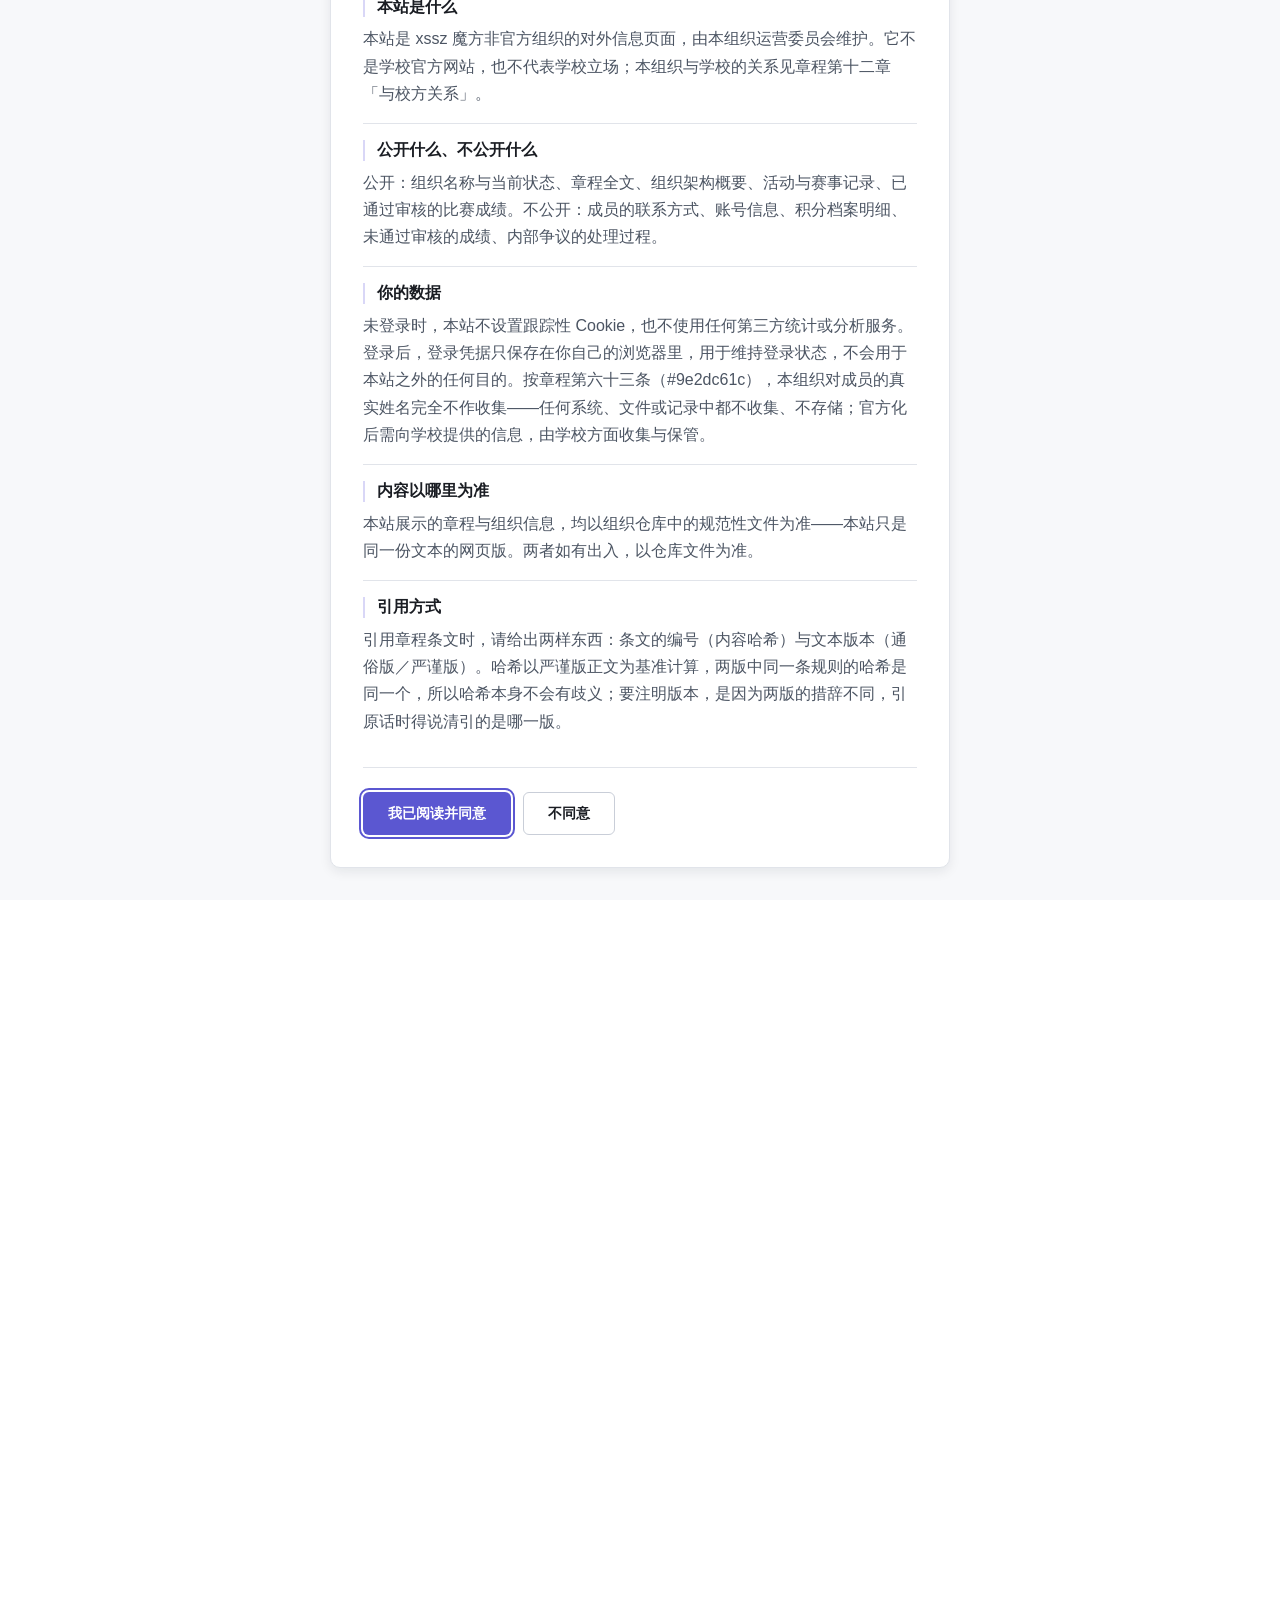
<file: index.html>
<!DOCTYPE html>
<html lang="zh-CN">
<head>
<meta charset="UTF-8">
<meta name="viewport" content="width=device-width, initial-scale=1">
<title>xssz 魔方非官方组织 · 官网</title>
<meta name="description" content="xssz 魔方非官方组织官网。一个由初中生自发组织的魔方团体：一部 19 章 164 条的临时章程，8 个常设机构，以及自己运转的赛事与成绩记录。">
<link rel="stylesheet" href="css/style.css">
<!-- 首访门禁：必须在 <head> 内同步执行，才能赶在首帧之前把内容藏住。
     放在样式表之后，脚本会等 CSS 就绪才跑，标记一定先于第一次绘制生效。
     机制与理由见 js/consent.js 顶部注释。 -->
<script src="js/consent.js"></script>
<!-- 图标用内联 SVG data URI，避免多一次网络请求，也避免外部 CDN 在国内失效 -->
<link rel="icon" href="data:image/svg+xml,%3Csvg xmlns='http://www.w3.org/2000/svg' viewBox='0 0 32 32'%3E%3Crect width='32' height='32' rx='6' fill='%235B57D1'/%3E%3Ctext x='16' y='22' font-family='sans-serif' font-size='15' font-weight='700' fill='white' text-anchor='middle'%3Exz%3C/text%3E%3C/svg%3E">
</head>
<body>

<a class="skip-link" href="#main">跳到主要内容</a>

<!-- ============ 页头（每个页面都写全，不靠 JS 注入，保证无 JS 时导航仍可用） ============ -->
<header class="site-header">
  <div class="wrap header-inner">
    <a class="brand" href="index.html">
      <span class="brand-mark" aria-hidden="true">xz</span>
      <span class="brand-text">
        <span class="brand-name">xssz 魔方非官方组织</span>
        <span class="brand-sub">Unofficial Rubik's Cube Organization</span>
      </span>
    </a>

    <button class="nav-toggle" id="nav-toggle" type="button"
            aria-label="展开导航菜单" aria-expanded="false" aria-controls="site-nav">
      <span class="nav-toggle-bar" aria-hidden="true"></span>
    </button>

    <nav class="nav" id="site-nav" aria-label="主导航">
      <a class="nav-link" href="index.html" data-nav="index.html">首页</a>
      <a class="nav-link" href="about.html" data-nav="about.html">关于我们</a>
      <a class="nav-link" href="charter.html" data-nav="charter.html">章程与制度</a>
      <a class="nav-link" href="events.html" data-nav="events.html">活动与赛事</a>
      <a class="nav-link" href="results.html" data-nav="results.html">赛事成绩</a>
      <div class="nav-auth" id="nav-auth"></div>
    </nav>
  </div>
</header>

<main id="main">

  <!-- ============ Hero ============ -->
  <section class="hero">
    <div class="wrap hero-grid">
      <div>
        <span class="eyebrow">
          <span class="tag tag-warn">当前状态 · 非官方</span>
          <span>初中生自发组织</span>
        </span>
        <h1>xssz 魔方非官方组织</h1>
        <p class="lead">
          我们是一群玩魔方的初中生。我们为自己写了一份 19 章、164 条的临时章程，
          把权力拆给 8 个常设机构互相约束；也用同一套规则，记录下每一次拧出的成绩。
        </p>
        <div class="btn-row">
          <a class="btn btn-primary" href="charter.html">读我们的章程</a>
          <a class="btn btn-ghost" href="results.html">看赛事成绩</a>
        </div>
      </div>

      <aside class="charter-badge" aria-labelledby="badge-label">
        <div class="charter-badge-label" id="badge-label">临时章程</div>
        <div class="charter-badge-num">
          <span id="stat-articles">164</span><span class="charter-badge-unit">条</span>
        </div>
        <div class="charter-badge-meta">
          共 <span id="stat-chapters">19</span> 章 · 严谨版 / 通俗版 双文本<br>
          每条条文带永久编号（内容哈希）
        </div>
        <div class="btn-row mt-4">
          <a class="btn btn-quiet btn-sm" href="charter.html">查看目录与全文 →</a>
        </div>
      </aside>
    </div>
  </section>

  <!-- ============ 关键数字 ============ -->
  <section class="section-tight">
    <div class="wrap">
      <div class="stats">
        <div class="stat">
          <div class="stat-num" id="stat-articles-2">164</div>
          <div class="stat-label">条章程条文</div>
          <div class="stat-hint">临时版本</div>
        </div>
        <div class="stat">
          <div class="stat-num" id="stat-chapters-2">19</div>
          <div class="stat-label">章</div>
          <div class="stat-hint">含总则与附则</div>
        </div>
        <div class="stat">
          <div class="stat-num" id="stat-institutions">8</div>
          <div class="stat-label">个常设机构</div>
          <div class="stat-hint">另有 2 个行政部门</div>
        </div>
        <div class="stat">
          <div class="stat-num" id="stat-competitions">—</div>
          <div class="stat-label">场已记录赛事</div>
          <div class="stat-hint">实时读取</div>
        </div>
      </div>
    </div>
  </section>

  <!-- ============ 核心特征 ============ -->
  <section class="section section-alt">
    <div class="wrap">
      <div class="section-head">
        <h2 class="section-title">为什么要有这么多机构</h2>
        <p class="section-desc">
          章程里的机构设置不是为了好看。每一条分权设计，都是为了回答同一个问题：
          怎么防止这个组织变成某一个人的。
        </p>
      </div>
      <div class="grid grid-4" id="principles"></div>
    </div>
  </section>

  <!-- ============ 最近赛事 ============ -->
  <section class="section">
    <div class="wrap">
      <div class="section-head">
        <h2 class="section-title">最近赛事</h2>
        <p class="section-desc">直接读自赛事数据库，不做人工维护。</p>
      </div>
      <div id="recent-events"></div>
      <div class="btn-row mt-5">
        <a class="btn btn-ghost btn-sm" href="events.html">全部赛事与活动 →</a>
      </div>
    </div>
  </section>

  <!-- ============ 组织形态（只说明「有组织」，机构清单留给章程） ============ -->
  <section class="section section-alt">
    <div class="wrap">
      <div class="section-head">
        <h2 class="section-title">我们是有组织的</h2>
      </div>
      <div id="org-chart-home"></div>
      <div class="btn-row mt-5">
        <a class="btn btn-ghost btn-sm" href="about.html#chart">我们是怎么组织起来的 →</a>
        <a class="btn btn-ghost btn-sm" href="charter.html#toc-section">完整机构设置 →</a>
      </div>
    </div>
  </section>

  <!-- ============ 收尾 CTA ============ -->
  <section class="section">
    <div class="wrap">
      <div class="grid grid-2">
        <div>
          <h2 class="section-title">想读章程全文</h2>
          <p class="section-desc">
            临时章程目前是 19 章 164 条，同时存在严谨版与通俗版两种文本：
            通俗版以例子为核心，是日常陈述与执行的默认版本；严谨版表述精确，
            用于正式决议、对外文件与争议裁决。章程页可以按章折叠阅读，也能按条号或关键词检索。
          </p>
          <div class="btn-row mt-5">
            <a class="btn btn-primary" href="charter.html">进入章程页</a>
          </div>
        </div>
        <div id="status-card-home"></div>
      </div>
    </div>
  </section>

</main>

<!-- ============ 页脚 ============ -->
<footer class="site-footer">
  <div class="wrap">
    <div class="footer-grid">
      <div>
        <div class="footer-name" id="foot-name">xssz 魔方非官方组织</div>
        <p class="footer-note" id="foot-note"></p>
      </div>
      <div>
        <div class="faint">相关链接</div>
        <div class="footer-links mt-3" id="foot-links"></div>
      </div>
    </div>
    <div class="footer-bottom">
      <span>© <span id="foot-year">2026</span> <span id="foot-name-en"></span></span>
      <span>本站由运营委员会维护</span>
    </div>
  </div>
</footer>

<div id="alert-box" class="alert" hidden></div>

<script src="js/config.js"></script>
<script src="js/session.js"></script>
<script src="js/api.js"></script>
<script src="js/ui.js"></script>
<script src="js/content.js"></script>
<script src="js/auth.js"></script>
<script src="js/site.js"></script>
<script src="js/page-home.js"></script>
</body>
</html>
</file>
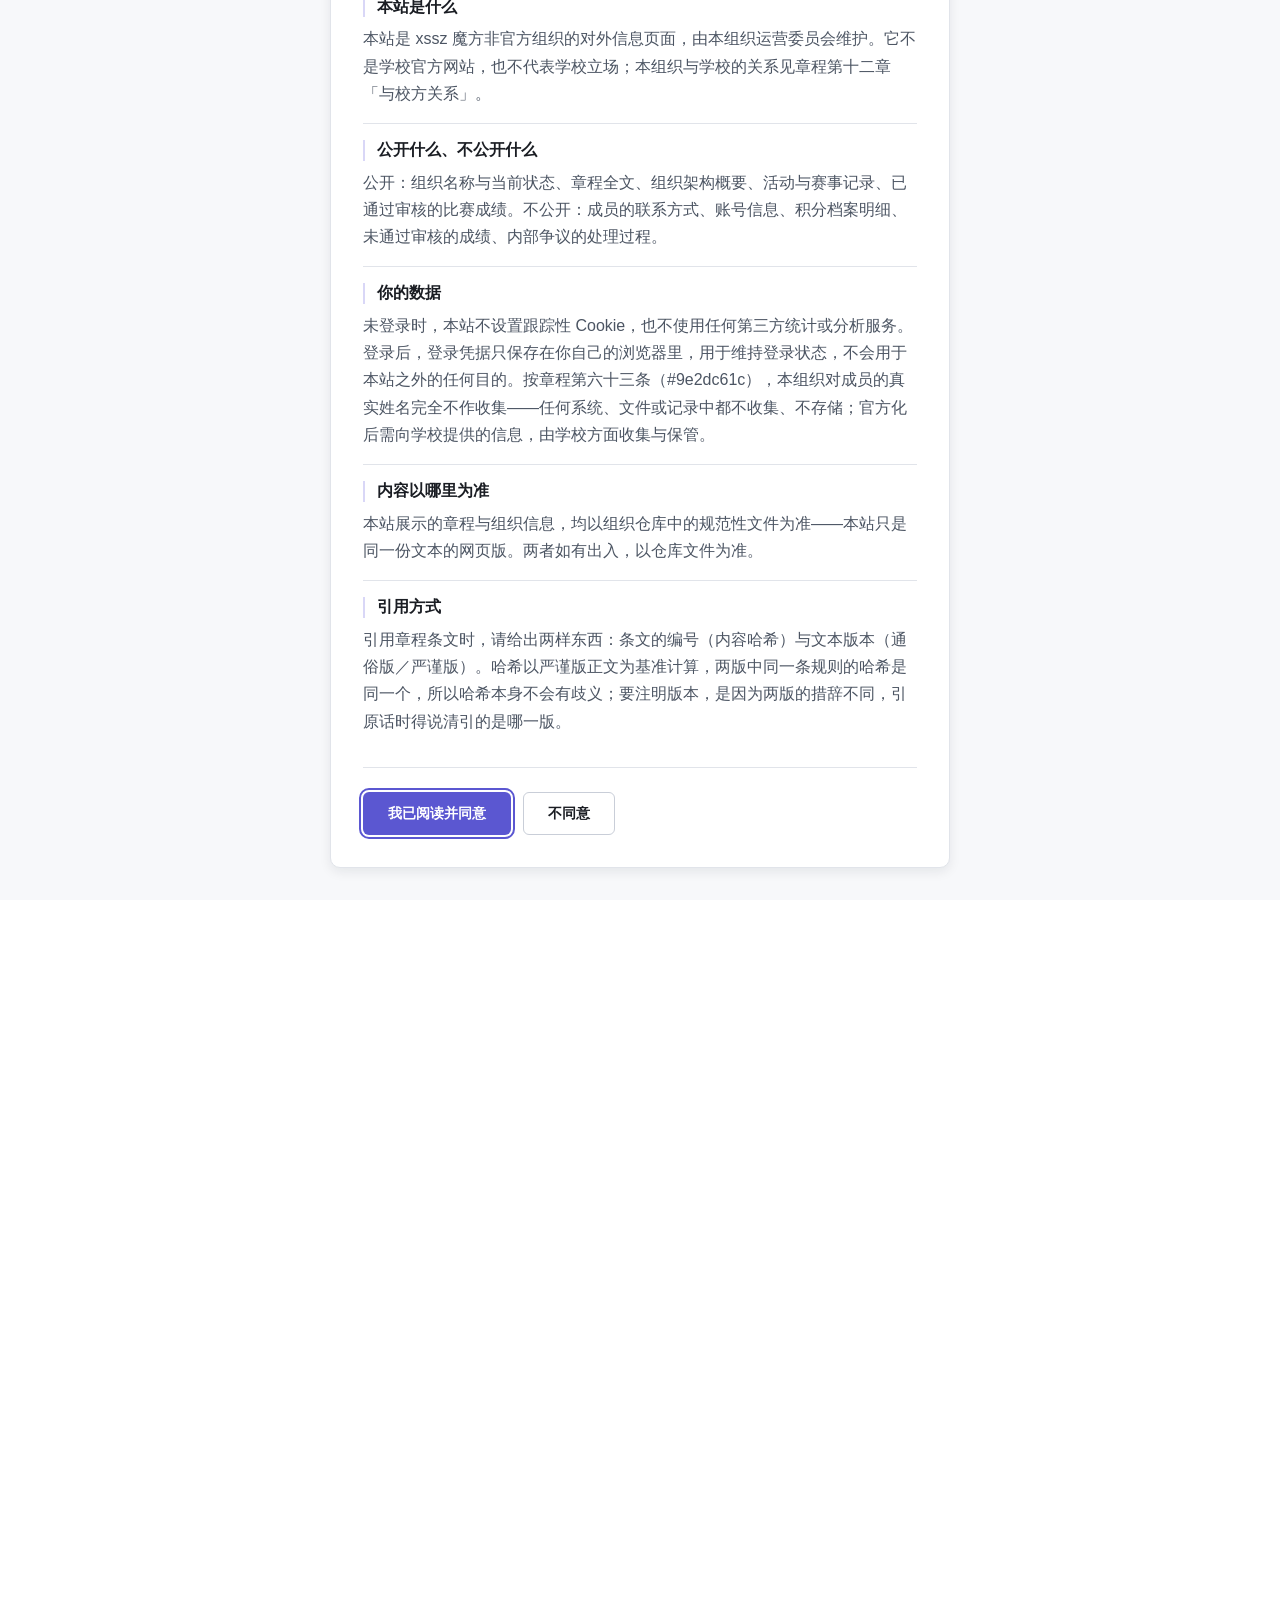
<file: about.html>
<!DOCTYPE html>
<html lang="zh-CN">
<head>
<meta charset="UTF-8">
<meta name="viewport" content="width=device-width, initial-scale=1">
<title>关于我们 · xssz 魔方非官方组织</title>
<meta name="description" content="xssz 魔方非官方组织的简介、当前状态说明（「非官方」是什么意思）、整体组织形态、以及本站的公开范围。">
<link rel="stylesheet" href="css/style.css">
<!-- 首访门禁：必须在 <head> 内同步执行，才能赶在首帧之前把内容藏住。
     放在样式表之后，脚本会等 CSS 就绪才跑，标记一定先于第一次绘制生效。
     机制与理由见 js/consent.js 顶部注释。 -->
<script src="js/consent.js"></script>
<link rel="icon" href="data:image/svg+xml,%3Csvg xmlns='http://www.w3.org/2000/svg' viewBox='0 0 32 32'%3E%3Crect width='32' height='32' rx='6' fill='%235B57D1'/%3E%3Ctext x='16' y='22' font-family='sans-serif' font-size='15' font-weight='700' fill='white' text-anchor='middle'%3Exz%3C/text%3E%3C/svg%3E">
</head>
<body>

<a class="skip-link" href="#main">跳到主要内容</a>

<header class="site-header">
  <div class="wrap header-inner">
    <a class="brand" href="index.html">
      <span class="brand-mark" aria-hidden="true">xz</span>
      <span class="brand-text">
        <span class="brand-name">xssz 魔方非官方组织</span>
        <span class="brand-sub">Unofficial Rubik's Cube Organization</span>
      </span>
    </a>
    <button class="nav-toggle" id="nav-toggle" type="button"
            aria-label="展开导航菜单" aria-expanded="false" aria-controls="site-nav">
      <span class="nav-toggle-bar" aria-hidden="true"></span>
    </button>
    <nav class="nav" id="site-nav" aria-label="主导航">
      <a class="nav-link" href="index.html" data-nav="index.html">首页</a>
      <a class="nav-link" href="about.html" data-nav="about.html">关于我们</a>
      <a class="nav-link" href="charter.html" data-nav="charter.html">章程与制度</a>
      <a class="nav-link" href="events.html" data-nav="events.html">活动与赛事</a>
      <a class="nav-link" href="results.html" data-nav="results.html">赛事成绩</a>
      <div class="nav-auth" id="nav-auth"></div>
    </nav>
  </div>
</header>

<main id="main">

  <div class="page-head">
    <div class="wrap">
      <p class="breadcrumb"><a href="index.html">首页</a><span>/</span>关于我们</p>
      <h1>关于我们</h1>
      <p class="lead">
        一个由初中生自发组织起来的魔方团体。这一页说明我们是谁、
        「非官方」这三个字到底指什么状态、以及我们是怎么组织起来的。
      </p>
    </div>
  </div>

  <!-- ============ 我们是谁 ============ -->
  <section class="section">
    <div class="wrap wrap-narrow">
      <div class="section-head">
        <h2 class="section-title">我们是谁</h2>
      </div>
      <div class="prose" id="intro"></div>
    </div>
  </section>

  <!-- ============ 「非官方」是什么意思 ============ -->
  <section class="section section-alt" id="status">
    <div class="wrap wrap-narrow">
      <div class="section-head">
        <h2 class="section-title" id="status-heading">「非官方」是一种状态，不是自我贬低</h2>
      </div>
      <div class="prose" id="status-detail"></div>
    </div>
  </section>

  <!-- ============ 组织架构 ============ -->
  <section class="section" id="chart">
    <div class="wrap">
      <div class="section-head">
        <h2 class="section-title">我们是有组织的</h2>
        <p class="section-desc">
          这一节只讲整体的权力结构，不铺机构清单。
          完整的机构设置、产生方式与职权边界都在章程正文里——那是权威版本，本页不复述。
        </p>
      </div>
      <div id="org-chart"></div>
      <div class="btn-row mt-5">
        <a class="btn btn-ghost" href="charter.html#toc-section">去章程里看机构条款</a>
      </div>
    </div>
  </section>

  <!-- ============ 权力如何被约束 ============ -->
  <section class="section section-alt">
    <div class="wrap">
      <div class="section-head">
        <h2 class="section-title">权力如何被约束</h2>
        <p class="section-desc">
          章程不是给别人看的门面。下面四条是它生效以来一直在实际约束我们的机制。
        </p>
      </div>
      <div class="grid grid-4" id="principles-about"></div>
    </div>
  </section>

  <!-- ============ 条文编号机制 ============ -->
  <section class="section">
    <div class="wrap wrap-narrow">
      <div class="section-head">
        <h2 class="section-title" id="hash-heading">每条条文有一个永久编号</h2>
      </div>
      <div class="prose" id="hash-note"></div>
    </div>
  </section>

  <!-- ============ 本站公开范围 ============ -->
  <section class="section section-alt">
    <div class="wrap wrap-narrow">
      <div class="section-head">
        <h2 class="section-title">本站公开什么、不公开什么</h2>
        <p class="section-desc">
          这一节描述的是网站本身的信息边界，不是章程条款。有疑问请联系运营委员会。
        </p>
      </div>

      <div class="grid grid-2">
        <div class="card">
          <h3 class="card-title">公开</h3>
          <p class="card-body">
            组织名称与当前状态 · 章程目录与全文 · 组织形态概要 ·
            活动与赛事记录 · 已通过审核的比赛成绩
          </p>
        </div>
        <div class="card">
          <h3 class="card-title">不公开</h3>
          <p class="card-body">
            成员的联系方式 · 账号信息 · 积分档案明细 · 未通过审核的成绩 ·
            内部争议的处理过程
          </p>
        </div>
      </div>

      <p class="muted mt-4">
        账号信息（用户ID、昵称、角色）仅在登录后对本人可见，管理员在用户管理中可见其管辖范围内的账号。
        成绩的公开范围严格跟随审核状态：只有通过审核的成绩会出现在公开页面，
        待审与已驳回的成绩仅提交者本人和审核员以上可见。
      </p>
    </div>
  </section>

  <!-- ============ CTA ============ -->
  <section class="section">
    <div class="wrap">
      <div class="section-head">
        <h2 class="section-title">接下来</h2>
      </div>
      <div class="btn-row">
        <a class="btn btn-primary" href="charter.html">读章程全文</a>
        <a class="btn btn-ghost" href="events.html">看我们办过的赛事</a>
      </div>
    </div>
  </section>

</main>

<footer class="site-footer">
  <div class="wrap">
    <div class="footer-grid">
      <div>
        <div class="footer-name" id="foot-name">xssz 魔方非官方组织</div>
        <p class="footer-note" id="foot-note"></p>
      </div>
      <div>
        <div class="faint">相关链接</div>
        <div class="footer-links mt-3" id="foot-links"></div>
      </div>
    </div>
    <div class="footer-bottom">
      <span>© <span id="foot-year">2026</span> <span id="foot-name-en"></span></span>
      <span>本站由运营委员会维护</span>
    </div>
  </div>
</footer>

<div id="alert-box" class="alert" hidden></div>

<script src="js/config.js"></script>
<script src="js/session.js"></script>
<script src="js/api.js"></script>
<script src="js/ui.js"></script>
<script src="js/content.js"></script>
<script src="js/auth.js"></script>
<script src="js/site.js"></script>
<script src="js/page-about.js"></script>
</body>
</html>
</file>
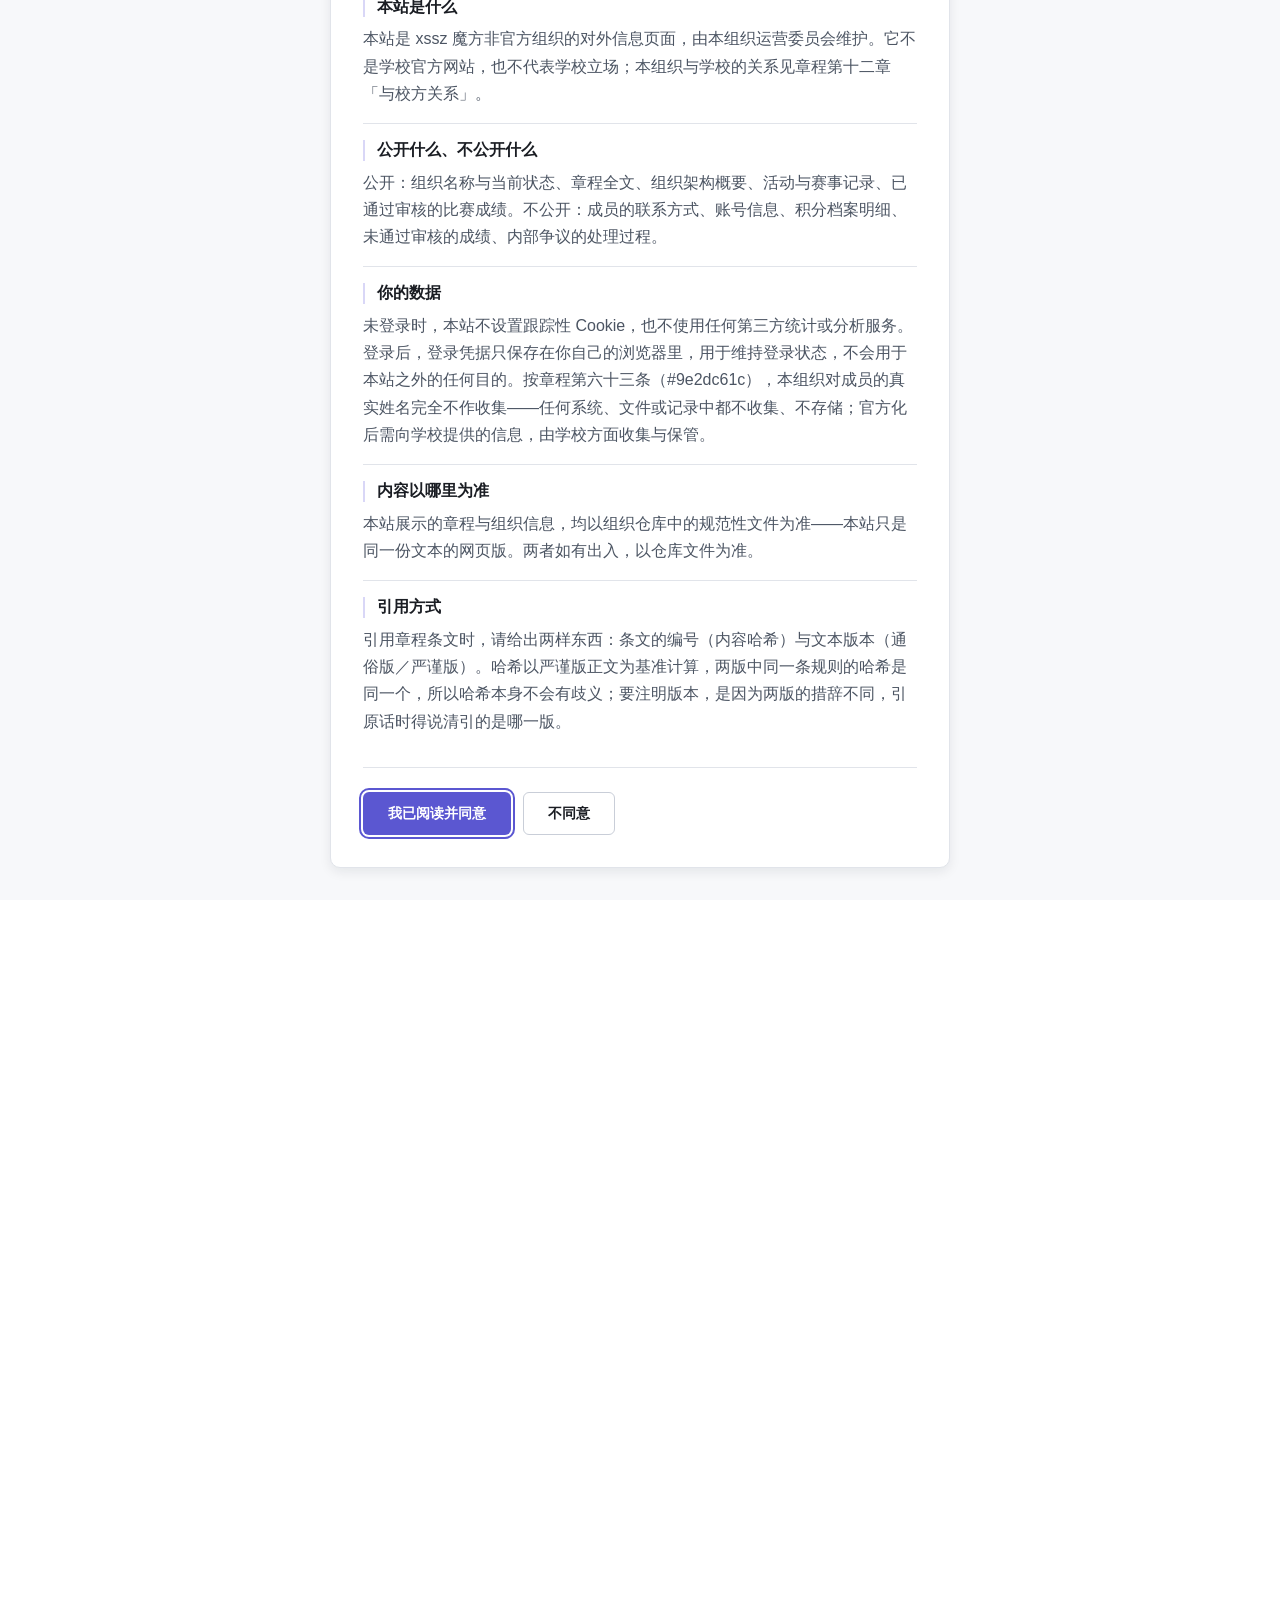
<file: charter.html>
<!DOCTYPE html>
<html lang="zh-CN">
<head>
<meta charset="UTF-8">
<meta name="viewport" content="width=device-width, initial-scale=1">
<title>章程与制度 · xssz 魔方非官方组织</title>
<meta name="description" content="xssz 魔方非官方组织规范文件：临时章程（14 章 71 条）与 4 份细则，严谨版与通俗版双文本，每条条文带永久编号（内容哈希）。含文件切换、目录、条文检索与全文。">
<link rel="stylesheet" href="css/style.css">
<!-- 首访门禁：必须在 <head> 内同步执行，才能赶在首帧之前把内容藏住。
     放在样式表之后，脚本会等 CSS 就绪才跑，标记一定先于第一次绘制生效。
     机制与理由见 js/consent.js 顶部注释。 -->
<script src="js/consent.js"></script>
<link rel="icon" href="data:image/svg+xml,%3Csvg xmlns='http://www.w3.org/2000/svg' viewBox='0 0 32 32'%3E%3Crect width='32' height='32' rx='6' fill='%235B57D1'/%3E%3Ctext x='16' y='22' font-family='sans-serif' font-size='15' font-weight='700' fill='white' text-anchor='middle'%3Exz%3C/text%3E%3C/svg%3E">
</head>
<body>

<a class="skip-link" href="#main">跳到主要内容</a>

<header class="site-header">
  <div class="wrap header-inner">
    <a class="brand" href="index.html">
      <span class="brand-mark" aria-hidden="true">xz</span>
      <span class="brand-text">
        <span class="brand-name">xssz 魔方非官方组织</span>
        <span class="brand-sub">Unofficial Rubik's Cube Organization</span>
      </span>
    </a>
    <button class="nav-toggle" id="nav-toggle" type="button"
            aria-label="展开导航菜单" aria-expanded="false" aria-controls="site-nav">
      <span class="nav-toggle-bar" aria-hidden="true"></span>
    </button>
    <nav class="nav" id="site-nav" aria-label="主导航">
      <a class="nav-link" href="index.html" data-nav="index.html">首页</a>
      <a class="nav-link" href="about.html" data-nav="about.html">关于我们</a>
      <a class="nav-link" href="charter.html" data-nav="charter.html">章程与制度</a>
      <a class="nav-link" href="events.html" data-nav="events.html">活动与赛事</a>
      <a class="nav-link" href="results.html" data-nav="results.html">赛事成绩</a>
      <div class="nav-auth" id="nav-auth"></div>
    </nav>
  </div>
</header>

<main id="main">

  <div class="page-head">
    <div class="wrap">
      <p class="breadcrumb"><a href="index.html">首页</a><span>/</span>章程与制度</p>
      <h1>章程与规范性文件</h1>
      <p class="lead">
        这是这个组织运行所依据的规则文本。它不是宣言，而是可以被引用、被援引、
        被用来判定「某个机构这次做得对不对」的操作性文件。
      </p>
      <p class="lead-sub">
        一共 5 份：<strong>临时章程</strong>是总纲，另有 4 份细则分管特殊身份、史料、
        运营与事项分类。下面每一份都能切换着读，与本组织仓库里的文件是同一份文本。
      </p>
    </div>
  </div>

  <!-- ============ 读取中 ============ -->
  <!-- 正文是异步读取的，先给一行即时反馈，免得人以为页面坏了；读到后由脚本收起 -->
  <section class="section-tight" id="charter-loading">
    <div class="wrap"><p class="muted">正在读取章程正文…</p></div>
  </section>

  <!-- ============ 元信息 ============ -->
  <section class="section-tight">
    <div class="wrap">
      <div class="charter-meta" id="charter-meta"></div>
      <p class="faint mt-4" id="charter-source-note"></p>
    </div>
  </section>

  <!-- ============ 文件与版本 ============ -->
  <!-- #charter-picker 是文件与版本两组按钮的共同容器：脚本只在它上面挂一个点击监听，
       靠事件委托分辨点的是哪一组。所以两组按钮必须都在它里面。 -->
  <section class="section section-alt" id="files">
    <div class="wrap">
      <div class="section-head">
        <h2 class="section-title">这里有几份文件</h2>
        <p class="section-desc">
          规范文件是一组，不是一份。主章程是总纲，四份细则分管具体事务。
          选中哪一份，本页的目录、检索与全文就换成哪一份。
        </p>
      </div>

      <div class="file-list" id="charter-overview"></div>

      <div class="picker" id="charter-picker">
        <div class="picker-block">
          <div class="picker-label">规范性文件</div>
          <div class="file-switch" id="charter-files" role="group" aria-label="选择规范性文件"></div>
          <p class="ver-note" id="charter-file-note"></p>
        </div>

        <div class="picker-block">
          <div class="picker-label">文本版本</div>
          <div class="ver-switch" id="charter-version" role="group" aria-label="选择章程文本版本"></div>
          <p class="ver-note" id="charter-version-note"></p>
        </div>
      </div>

      <div class="prose mt-6">
        <p>
          每一份文件都有<strong>两种写法</strong>——这不是两个版本，是同一份规则的两个文本。
          切换「文本版本」，本页的目录、检索与全文会一起换过去。
        </p>
        <p>
          <strong>通俗版</strong>：以例子为核心、语言通俗，是日常陈述与执行的默认版本。
          多数情形下直接采用通俗版。
        </p>
        <p>
          <strong>严谨版</strong>：表述精确，用于特殊情形——正式决议、对外正式文件、
          争议裁决、以及需要精确界定权责的场合。
        </p>
        <p>
          <strong>替代执行</strong>：当严谨版缺失或不适用时，通俗版可替代严谨版执行，
          即通俗版具有独立的可执行效力。
        </p>
        <p>
          两版中同一条规则的条文编号（内容哈希）是<strong>同一个</strong>——哈希以严谨版正文
          为基准计算。所以不论你读的是哪一版，引用同一个「#编号」指的都是同一条规则，
          跨版本、跨文件的引用都不会歧义。你在这里选的文件与版本会被记住，下次打开直接是它们。
        </p>
      </div>
    </div>
  </section>

  <!-- ============ 目录 ============ -->
  <section class="section" id="toc-section">
    <div class="wrap">
      <div class="section-head">
        <h2 class="section-title">目录</h2>
        <p class="section-desc" id="toc-desc"></p>
      </div>
      <div class="toc" id="toc"></div>
    </div>
  </section>

  <!-- ============ 检索 ============ -->
  <section class="section section-alt">
    <div class="wrap">
      <div class="section-head">
        <h2 class="section-title">条文检索</h2>
        <p class="section-desc">
          在当前打开的这一份文件里检索：输入条号（如 14 或 第十四条）、
          哈希（如 9a265b9b）或关键词，找到对应条文。换文件请用上面的选择器。
        </p>
      </div>

      <div class="search-bar">
        <label class="sr-only" for="charter-q">检索章程条文</label>
        <input class="input" id="charter-q" type="search" placeholder="条号 / 哈希 / 关键词"
               autocomplete="off">
        <button class="btn btn-primary" type="button" id="charter-search-btn">检索</button>
        <button class="btn btn-ghost" type="button" id="charter-clear-btn">清除</button>
      </div>

      <div class="mt-5" id="search-results"></div>
    </div>
  </section>

  <!-- ============ 全文 ============ -->
  <section class="section">
    <div class="wrap">
      <div class="section-head">
        <h2 class="section-title">全文</h2>
        <p class="section-desc">
          按章折叠，默认展开第一章；不分章的细则直接平铺全文。
          条文右侧的灰色编号是它的内容哈希——条文的永久编号，跨版本、跨文件引用时用它。
          条文正文里出现的「#编号」都可点击，直接跳到被引用的那一条
          （细则引用主章程的条文时，会跳到主章程里对应的位置）。
        </p>
        <p class="faint mt-3">
          两处排版说明：① 通俗版里以「&gt;」开头的举例，在本页以引用块呈现；
          ② 原文中用于分段的分隔线与空行只是排版分隔，本页不重复呈现。
          两处都只涉及呈现形式，条文文字未作增删。
        </p>
      </div>
      <div id="charter-body"></div>
    </div>
  </section>

  <!-- ============ 来源与下载 ============ -->
  <section class="section section-alt">
    <div class="wrap wrap-narrow">
      <div class="section-head">
        <h2 class="section-title">获取与引用</h2>
        <p class="section-desc">
          权威版本以组织仓库中的规范性文件为准，本站展示的是同一份文本的网页版，
          逐字搬入、未作改写。两者若有出入，以仓库文件为准。
        </p>
        <p class="faint mt-3">
          引用条文时，建议同时给出两样东西：条文的「#编号」（内容哈希，永久有效，
          条文重新编号也不会变）与文本版本（通俗版／严谨版）。
        </p>
      </div>
      <div class="footer-links" id="charter-sources"></div>
    </div>
  </section>

</main>

<footer class="site-footer">
  <div class="wrap">
    <div class="footer-grid">
      <div>
        <div class="footer-name" id="foot-name">xssz 魔方非官方组织</div>
        <p class="footer-note" id="foot-note"></p>
      </div>
      <div>
        <div class="faint">相关链接</div>
        <div class="footer-links mt-3" id="foot-links"></div>
      </div>
    </div>
    <div class="footer-bottom">
      <span>© <span id="foot-year">2026</span> <span id="foot-name-en"></span></span>
      <span>本站由运营委员会维护</span>
    </div>
  </div>
</footer>

<div id="alert-box" class="alert" hidden></div>

<script src="js/config.js"></script>
<script src="js/session.js"></script>
<script src="js/api.js"></script>
<script src="js/ui.js"></script>
<!-- 迷你 Markdown 渲染器：章程正文里的列表与加粗靠它，必须排在 page-charter.js 之前 -->
<script src="js/md.js"></script>
<script src="js/content.js"></script>
<script src="js/auth.js"></script>
<script src="js/site.js"></script>
<script src="js/page-charter.js"></script>
</body>
</html>
</file>
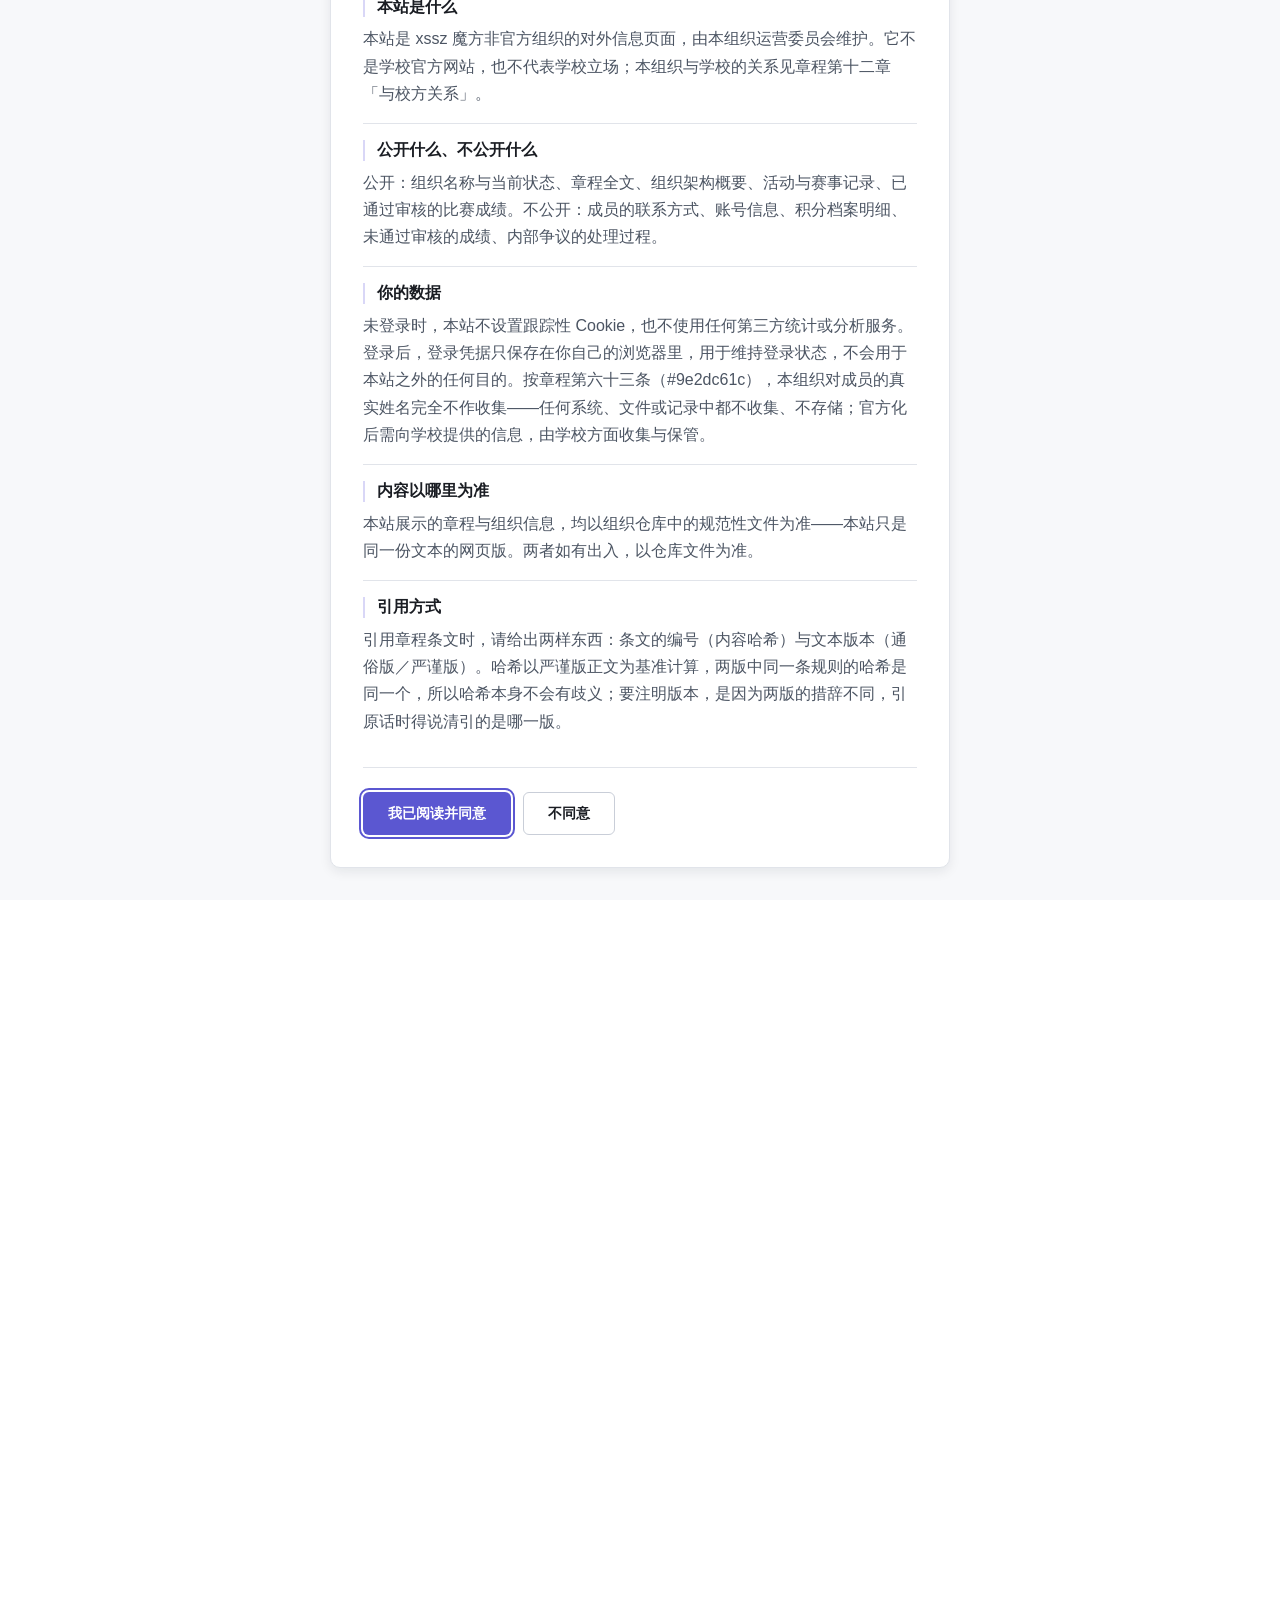
<file: events.html>
<!DOCTYPE html>
<html lang="zh-CN">
<head>
<meta charset="UTF-8">
<meta name="viewport" content="width=device-width, initial-scale=1">
<title>活动与赛事 · xssz 魔方非官方组织</title>
<meta name="description" content="xssz 魔方非官方组织办过的赛事与活动记录。按「比赛 → 项目 → 成绩」三级记录，数据实时读自赛事数据库。">
<link rel="stylesheet" href="css/style.css">
<!-- 首访门禁：必须在 <head> 内同步执行，才能赶在首帧之前把内容藏住。
     放在样式表之后，脚本会等 CSS 就绪才跑，标记一定先于第一次绘制生效。
     机制与理由见 js/consent.js 顶部注释。 -->
<script src="js/consent.js"></script>
<link rel="icon" href="data:image/svg+xml,%3Csvg xmlns='http://www.w3.org/2000/svg' viewBox='0 0 32 32'%3E%3Crect width='32' height='32' rx='6' fill='%235B57D1'/%3E%3Ctext x='16' y='22' font-family='sans-serif' font-size='15' font-weight='700' fill='white' text-anchor='middle'%3Exz%3C/text%3E%3C/svg%3E">
</head>
<body>

<a class="skip-link" href="#main">跳到主要内容</a>

<header class="site-header">
  <div class="wrap header-inner">
    <a class="brand" href="index.html">
      <span class="brand-mark" aria-hidden="true">xz</span>
      <span class="brand-text">
        <span class="brand-name">xssz 魔方非官方组织</span>
        <span class="brand-sub">Unofficial Rubik's Cube Organization</span>
      </span>
    </a>
    <button class="nav-toggle" id="nav-toggle" type="button"
            aria-label="展开导航菜单" aria-expanded="false" aria-controls="site-nav">
      <span class="nav-toggle-bar" aria-hidden="true"></span>
    </button>
    <nav class="nav" id="site-nav" aria-label="主导航">
      <a class="nav-link" href="index.html" data-nav="index.html">首页</a>
      <a class="nav-link" href="about.html" data-nav="about.html">关于我们</a>
      <a class="nav-link" href="charter.html" data-nav="charter.html">章程与制度</a>
      <a class="nav-link" href="events.html" data-nav="events.html">活动与赛事</a>
      <a class="nav-link" href="results.html" data-nav="results.html">赛事成绩</a>
      <div class="nav-auth" id="nav-auth"></div>
    </nav>
  </div>
</header>

<main id="main">

  <div class="page-head">
    <div class="wrap">
      <p class="breadcrumb"><a href="index.html">首页</a><span>/</span>活动与赛事</p>
      <h1>活动与赛事</h1>
      <p class="lead">
        我们办过的比赛都记录在这里。数据实时读自赛事数据库，
        不是手写维护的列表——页面上的每一条都能在成绩页里查到对应的单次成绩。
      </p>
    </div>
  </div>

  <!-- ============ 记录方式说明 ============ -->
  <section class="section-tight section-alt">
    <div class="wrap wrap-narrow">
      <div class="prose">
        <p>
          成绩按<strong>「比赛 → 项目 → 单次成绩」</strong>三级记录。一场比赛下设若干项目，
          每个项目在数据库里是独立的参赛单元——同一场比赛的「三阶」和另一场比赛的「三阶」
          并不是同一个单元，因为参赛人和成绩都不同。
        </p>
        <p>
          每个项目可以有自己的规则配置：记录哪些数据（是否记录步数、转动效率、录像）、
          成绩怎么算（单次最好、去头尾平均、最少步数、低于某秒数的比例等）。
          因此不同项目的成绩口径可能不同，比较时请留意项目类型。
        </p>
      </div>
    </div>
  </section>

  <!-- ============ 赛事列表 ============ -->
  <section class="section">
    <div class="wrap">
      <div class="section-head">
        <h2 class="section-title">赛事记录</h2>
        <p class="section-desc" id="events-summary">正在读取…</p>
      </div>
      <div id="events-list"></div>
    </div>
  </section>

  <!-- ============ CTA ============ -->
  <section class="section section-alt">
    <div class="wrap">
      <div class="grid grid-2">
        <div>
          <h2 class="section-title">想看具体成绩</h2>
          <p class="section-desc">
            成绩页可以按比赛和项目筛选，查看选手排行与每一次单次成绩的明细。
            页面上只显示已通过审核的成绩：待审与已驳回的成绩不会对外公开。
          </p>
          <div class="btn-row mt-5">
            <a class="btn btn-primary" href="results.html">进入成绩页</a>
          </div>
        </div>
        <div id="status-card-events"></div>
      </div>
    </div>
  </section>

</main>

<footer class="site-footer">
  <div class="wrap">
    <div class="footer-grid">
      <div>
        <div class="footer-name" id="foot-name">xssz 魔方非官方组织</div>
        <p class="footer-note" id="foot-note"></p>
      </div>
      <div>
        <div class="faint">相关链接</div>
        <div class="footer-links mt-3" id="foot-links"></div>
      </div>
    </div>
    <div class="footer-bottom">
      <span>© <span id="foot-year">2026</span> <span id="foot-name-en"></span></span>
      <span>本站由运营委员会维护</span>
    </div>
  </div>
</footer>

<div id="alert-box" class="alert" hidden></div>

<script src="js/config.js"></script>
<script src="js/session.js"></script>
<script src="js/api.js"></script>
<script src="js/ui.js"></script>
<script src="js/content.js"></script>
<script src="js/auth.js"></script>
<script src="js/site.js"></script>
<script src="js/page-events.js"></script>
</body>
</html>
</file>
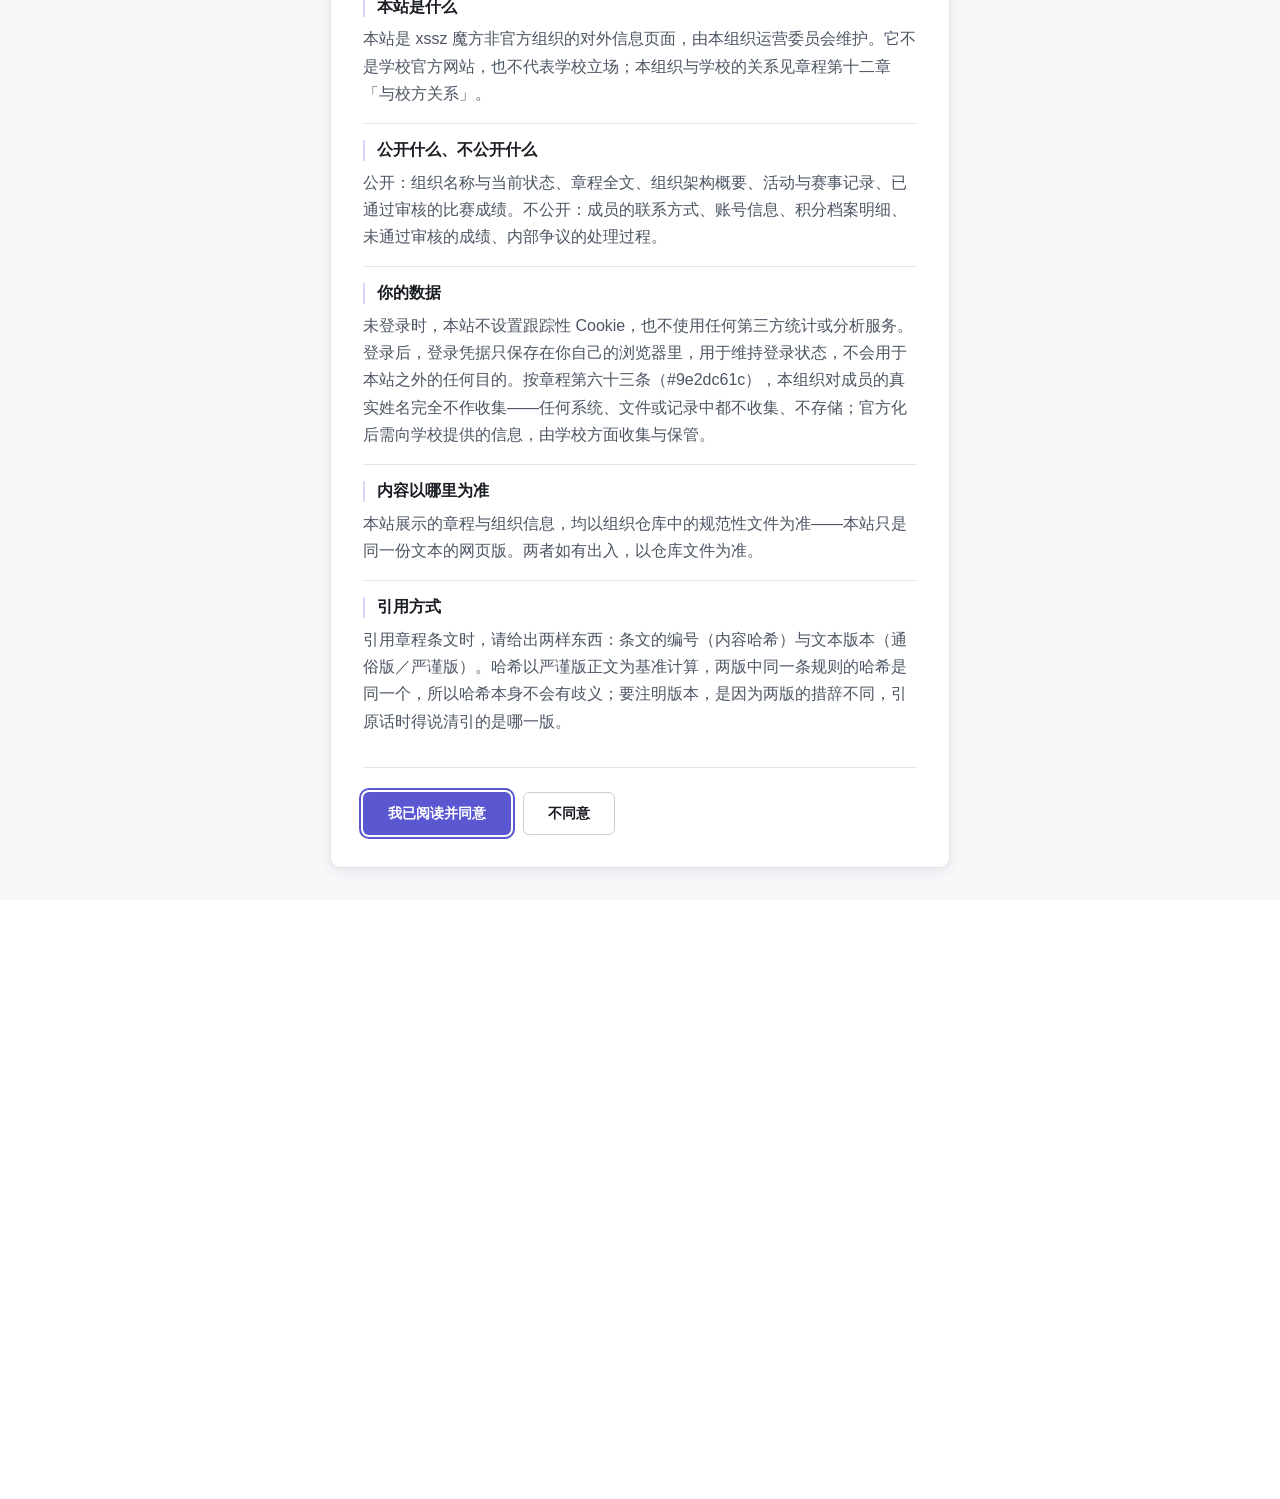
<file: login.html>
<!DOCTYPE html>
<html lang="zh-CN">
<head>
<meta charset="UTF-8">
<meta name="viewport" content="width=device-width, initial-scale=1">
<title>登录 · xssz 魔方非官方组织</title>
<meta name="description" content="成员登录入口。账号由管理员创建，不开放自助注册。">
<meta name="robots" content="noindex">
<link rel="stylesheet" href="css/style.css">
<!-- 首访门禁：必须在 <head> 内同步执行，才能赶在首帧之前把内容藏住。
     放在样式表之后，脚本会等 CSS 就绪才跑，标记一定先于第一次绘制生效。
     机制与理由见 js/consent.js 顶部注释。 -->
<script src="js/consent.js"></script>
<link rel="icon" href="data:image/svg+xml,%3Csvg xmlns='http://www.w3.org/2000/svg' viewBox='0 0 32 32'%3E%3Crect width='32' height='32' rx='6' fill='%235B57D1'/%3E%3Ctext x='16' y='22' font-family='sans-serif' font-size='15' font-weight='700' fill='white' text-anchor='middle'%3Exz%3C/text%3E%3C/svg%3E">
</head>
<body>

<a class="skip-link" href="#main">跳到主要内容</a>

<header class="site-header">
  <div class="wrap header-inner">
    <a class="brand" href="index.html">
      <span class="brand-mark" aria-hidden="true">xz</span>
      <span class="brand-text">
        <span class="brand-name">xssz 魔方非官方组织</span>
        <span class="brand-sub">Unofficial Rubik's Cube Organization</span>
      </span>
    </a>
    <button class="nav-toggle" id="nav-toggle" type="button"
            aria-label="展开导航菜单" aria-expanded="false" aria-controls="site-nav">
      <span class="nav-toggle-bar" aria-hidden="true"></span>
    </button>
    <nav class="nav" id="site-nav" aria-label="主导航">
      <a class="nav-link" href="index.html" data-nav="index.html">首页</a>
      <a class="nav-link" href="about.html" data-nav="about.html">关于我们</a>
      <a class="nav-link" href="charter.html" data-nav="charter.html">章程与制度</a>
      <a class="nav-link" href="events.html" data-nav="events.html">活动与赛事</a>
      <a class="nav-link" href="results.html" data-nav="results.html">赛事成绩</a>
      <div class="nav-auth" id="nav-auth"></div>
    </nav>
  </div>
</header>

<main id="main">

  <section class="section">
    <div class="wrap wrap-narrow">

      <div class="section-head">
        <h1 class="section-title">成员登录</h1>
        <p class="section-desc">
          登录后可以进入管理台。普通访客不需要登录——
          章程、赛事与成绩都是公开的。
        </p>
      </div>

      <div class="card">
        <form id="login-form" novalidate>
          <label class="field">
            <span class="label">用户ID</span>
            <input class="input" id="auth-code" name="code" type="text"
                   placeholder="u00000001" autocomplete="username"
                   autocapitalize="off" spellcheck="false" required>
            <span class="hint">用户ID 不是昵称。形如 u00000001，由管理员创建账号时分配。</span>
          </label>

          <label class="field">
            <span class="label">密码</span>
            <input class="input" id="auth-password" name="password" type="password"
                   autocomplete="current-password" required>
          </label>

          <!-- 验证码：本地生成与校验。定位说明写在界面小字里，避免夸大它的作用 -->
          <div class="field">
            <label class="label" for="auth-captcha">验证码</label>
            <div class="captcha-row">
              <input class="input" id="auth-captcha" name="captcha" type="text"
                     inputmode="latin" autocomplete="off" autocapitalize="characters"
                     spellcheck="false" maxlength="6" placeholder="照抄右侧字符">
              <button class="captcha-img" type="button" id="captcha-refresh"
                      aria-label="点击更换验证码">
                <canvas id="captcha-canvas" role="img"
                        aria-label="验证码图片，点击可更换"></canvas>
              </button>
            </div>
            <span class="hint">
              看不清就点图片换一张。验证码在本机生成与校验，用来挡住最简单的脚本尝试；
              真正的防护在服务端（登录限流）与数据库权限，不在这一张图上。
            </span>
          </div>

          <!-- 成员须知：勾了才让登。这是告知与确认，不是权限边界 -->
          <div class="agree-box">
            <label class="agree-check">
              <input type="checkbox" id="auth-agree">
              <span id="agree-label-text">我已阅读并同意《成员须知》</span>
            </label>
            <details class="agree-details">
              <summary id="agree-summary">展开读《成员须知》</summary>
              <div class="agree-body" id="member-terms-body"></div>
            </details>
          </div>

          <div id="auth-error" class="form-error" role="alert" hidden></div>

          <div class="btn-row mt-5">
            <button class="btn btn-primary" type="submit" id="login-submit">登录</button>
            <a class="btn btn-quiet" href="index.html">返回首页</a>
          </div>
        </form>
      </div>

      <div class="prose mt-6">
        <p>
          <strong>没有账号？</strong>本组织不开放自助注册。账号一律由管理员在管理台的用户管理中创建，
          原因是这属于组织内部成员账号，不是开放平台。
        </p>
        <p>
          <strong>浏览器不接触数据库。</strong>登录与数据请求全部经由组织的后端服务转发，
          权限由数据库本身强制。因此本地不会、也不应该保存任何数据库地址或密钥。
        </p>
        <p>
          如果登录后菜单里的功能没有立刻出现，切回本页面标签再切回来即可——
          角色信息会在窗口重新获得焦点时从数据库同步。
        </p>
      </div>

    </div>
  </section>

</main>

<footer class="site-footer">
  <div class="wrap">
    <div class="footer-grid">
      <div>
        <div class="footer-name" id="foot-name">xssz 魔方非官方组织</div>
        <p class="footer-note" id="foot-note"></p>
      </div>
      <div>
        <div class="faint">相关链接</div>
        <div class="footer-links mt-3" id="foot-links"></div>
      </div>
    </div>
    <div class="footer-bottom">
      <span>© <span id="foot-year">2026</span> <span id="foot-name-en"></span></span>
      <span>本站由运营委员会维护</span>
    </div>
  </div>
</footer>

<div id="alert-box" class="alert" hidden></div>

<script src="js/config.js"></script>
<script src="js/session.js"></script>
<script src="js/api.js"></script>
<script src="js/ui.js"></script>
<script src="js/content.js"></script>
<script src="js/auth.js"></script>
<script src="js/site.js"></script>
<!-- 验证码与协议面板都是登录页专有的，其他页面不需要，故只在这里引入 -->
<script src="js/captcha.js"></script>
<script src="js/page-login.js"></script>
</body>
</html>
</file>
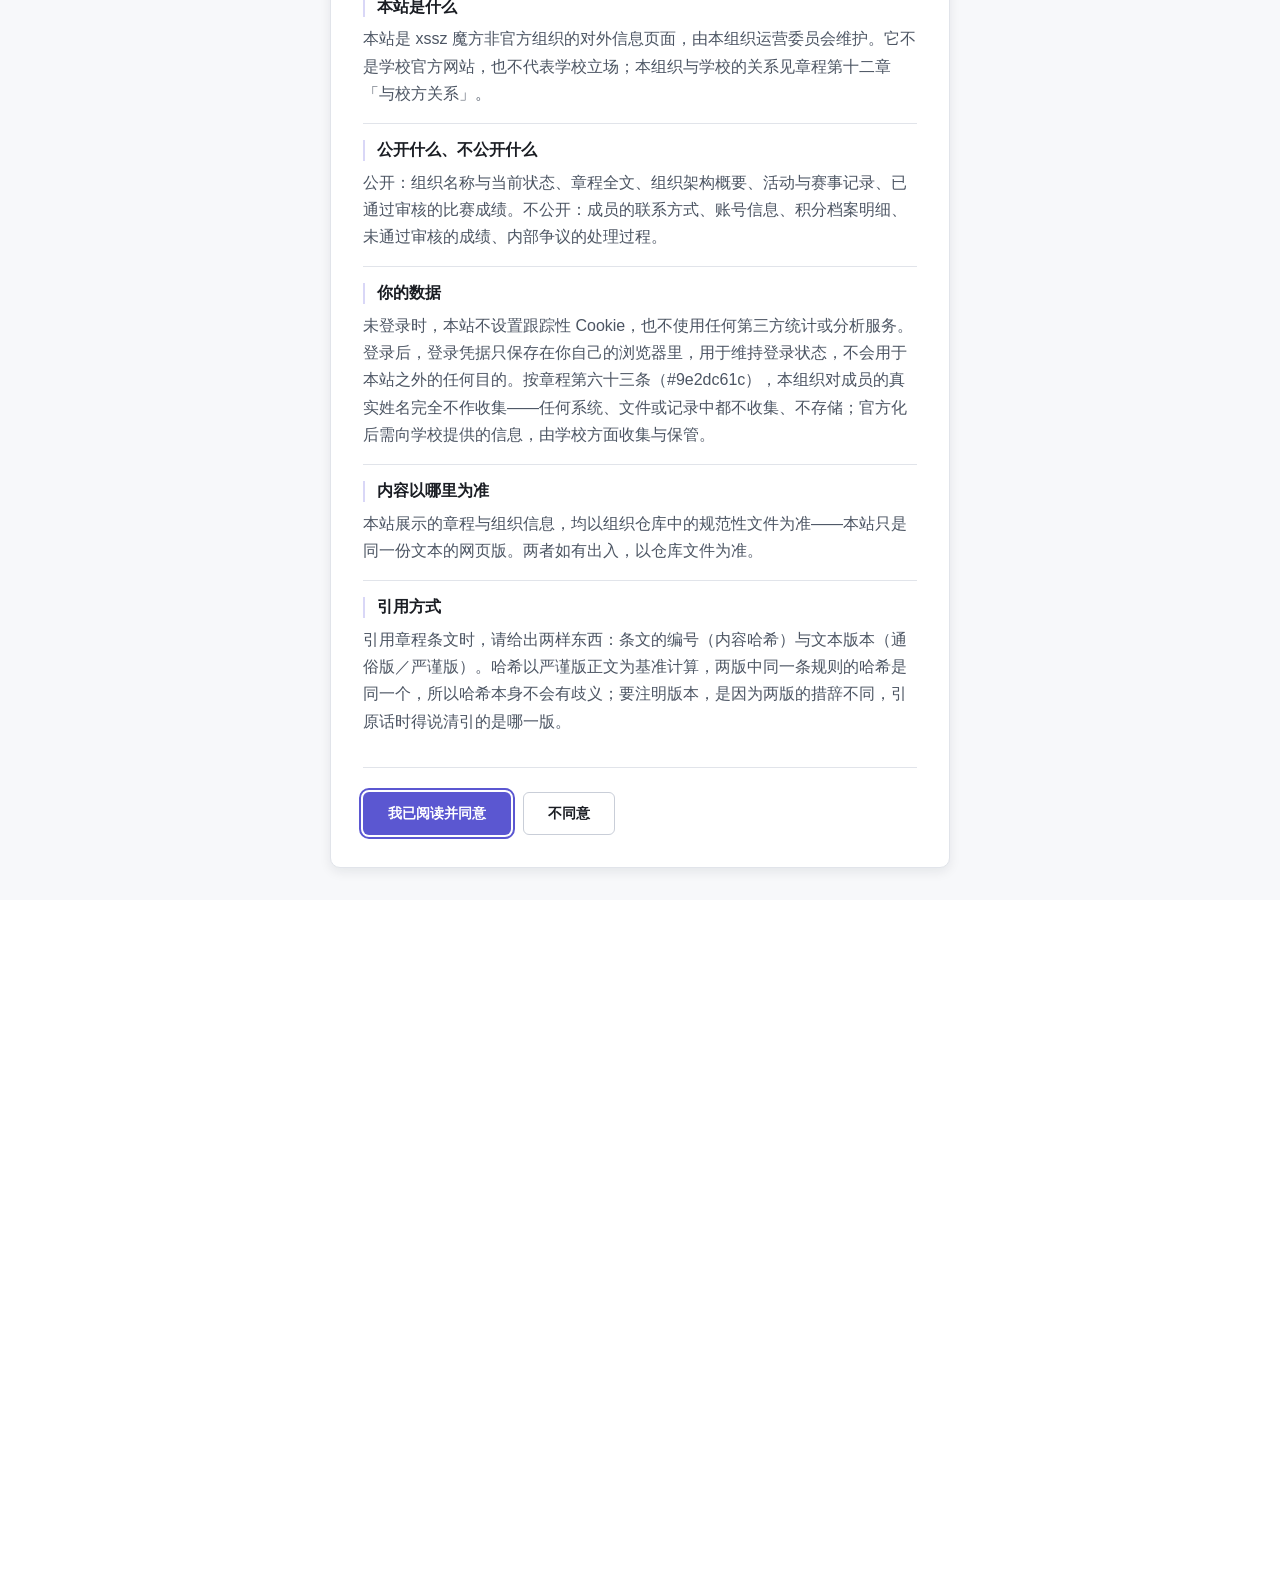
<file: results.html>
<!DOCTYPE html>
<html lang="zh-CN">
<head>
<meta charset="UTF-8">
<meta name="viewport" content="width=device-width, initial-scale=1">
<title>赛事成绩 · xssz 魔方非官方组织</title>
<meta name="description" content="xssz 魔方非官方组织的公开赛事成绩查询：按比赛与项目筛选，查看选手排行与每一次单次成绩明细。仅显示已通过审核的成绩。">
<link rel="stylesheet" href="css/style.css">
<!-- 首访门禁：必须在 <head> 内同步执行，才能赶在首帧之前把内容藏住。
     放在样式表之后，脚本会等 CSS 就绪才跑，标记一定先于第一次绘制生效。
     机制与理由见 js/consent.js 顶部注释。 -->
<script src="js/consent.js"></script>
<link rel="icon" href="data:image/svg+xml,%3Csvg xmlns='http://www.w3.org/2000/svg' viewBox='0 0 32 32'%3E%3Crect width='32' height='32' rx='6' fill='%235B57D1'/%3E%3Ctext x='16' y='22' font-family='sans-serif' font-size='15' font-weight='700' fill='white' text-anchor='middle'%3Exz%3C/text%3E%3C/svg%3E">
</head>
<body>

<a class="skip-link" href="#main">跳到主要内容</a>

<header class="site-header">
  <div class="wrap header-inner">
    <a class="brand" href="index.html">
      <span class="brand-mark" aria-hidden="true">xz</span>
      <span class="brand-text">
        <span class="brand-name">xssz 魔方非官方组织</span>
        <span class="brand-sub">Unofficial Rubik's Cube Organization</span>
      </span>
    </a>
    <button class="nav-toggle" id="nav-toggle" type="button"
            aria-label="展开导航菜单" aria-expanded="false" aria-controls="site-nav">
      <span class="nav-toggle-bar" aria-hidden="true"></span>
    </button>
    <nav class="nav" id="site-nav" aria-label="主导航">
      <a class="nav-link" href="index.html" data-nav="index.html">首页</a>
      <a class="nav-link" href="about.html" data-nav="about.html">关于我们</a>
      <a class="nav-link" href="charter.html" data-nav="charter.html">章程与制度</a>
      <a class="nav-link" href="events.html" data-nav="events.html">活动与赛事</a>
      <a class="nav-link" href="results.html" data-nav="results.html">赛事成绩</a>
      <div class="nav-auth" id="nav-auth"></div>
    </nav>
  </div>
</header>

<main id="main">

  <div class="page-head">
    <div class="wrap">
      <p class="breadcrumb"><a href="index.html">首页</a><span>/</span>赛事成绩</p>
      <h1>赛事成绩</h1>
      <p class="lead">
        任何人都可以查询，不需要登录。页面上只出现<strong>已通过审核</strong>的成绩——
        待审与已驳回的成绩不会对外公开。
      </p>
    </div>
  </div>

  <!-- ============ 筛选 ============ -->
  <section class="section-tight">
    <div class="wrap">
      <div class="filters">
        <label class="field">
          <span class="label">比赛</span>
          <select class="select" id="filter-competition">
            <option value="">全部比赛</option>
          </select>
        </label>
        <label class="field">
          <span class="label">项目</span>
          <select class="select" id="filter-event" disabled>
            <option value="">请先选择比赛</option>
          </select>
        </label>
        <button class="btn btn-ghost" type="button" id="filter-reset">重置</button>
      </div>
      <p class="hint mt-3">
        选择比赛与项目后可查看该项目的选手排行与全部单次成绩；
        不选则显示最近通过审核的成绩。
      </p>
    </div>
  </section>

  <!-- ============ 结果 ============ -->
  <section class="section-tight">
    <div class="wrap">
      <div id="results-head" class="section-head"></div>
      <div id="results-body"></div>
    </div>
  </section>

  <!-- ============ 口径说明 ============ -->
  <section class="section section-alt">
    <div class="wrap wrap-narrow">
      <div class="section-head">
        <h2 class="section-title">成绩口径</h2>
      </div>
      <div class="prose">
        <p>
          <strong>最好单次</strong>取该选手在这个项目里的最小有效用时。
          <strong>+2</strong> 罚时按用时加 2 秒计入，因此显示时会在数字后带一个加号。
        </p>
        <p>
          <strong>DNF</strong>（未完成）与 <strong>DNS</strong>（未开始）不计入最好成绩，
          也不计入有效次数，但会出现在明细里，以免成绩记录看起来缺了次数。
        </p>
        <p>
          不同项目可能采用不同的算法（单次最好、去头尾平均、取最好 N 次、
          低于某秒数的比例等），本项目页默认按<strong>最好单次</strong>排序。
          需要看项目自身的算法结果时，请以项目配置为准。
        </p>
      </div>
    </div>
  </section>

</main>

<footer class="site-footer">
  <div class="wrap">
    <div class="footer-grid">
      <div>
        <div class="footer-name" id="foot-name">xssz 魔方非官方组织</div>
        <p class="footer-note" id="foot-note"></p>
      </div>
      <div>
        <div class="faint">相关链接</div>
        <div class="footer-links mt-3" id="foot-links"></div>
      </div>
    </div>
    <div class="footer-bottom">
      <span>© <span id="foot-year">2026</span> <span id="foot-name-en"></span></span>
      <span>本站由运营委员会维护</span>
    </div>
  </div>
</footer>

<div id="alert-box" class="alert" hidden></div>

<script src="js/config.js"></script>
<script src="js/session.js"></script>
<script src="js/api.js"></script>
<script src="js/ui.js"></script>
<script src="js/content.js"></script>
<script src="js/auth.js"></script>
<script src="js/site.js"></script>
<script src="js/page-results.js"></script>
</body>
</html>
</file>
<file: css/style.css>
/* ==========================================================================
   xssz 魔方非官方组织 · 官网样式
   --------------------------------------------------------------------------
   风格取向：克制学院派
     白底、单一主色、信息优先。不堆装饰，靠字号/字重/留白建立层级。
     因为这个站点同时要承担两件事：给同学看「我们是谁」，
     给学校看「这个组织是讲规矩的」。后者容不下花哨。

   四个原则的落点（写给人看的，改样式前先读这四条）：
     亲密性  组内 8~12px，组间 24~32px，区块间 80px。留白就是分组。
     对  齐  主轴左对齐，所有内容挂在容器左右两条基准线上，没有随手摆的元素。
     重  复  卡片、按钮、徽章、区块标题的样式全站只有一套；间距全取 4 的倍数。
     对  比  hero 40px/700 与正文 16px/400 拉开；区块标题带主色竖线作为视觉母题。

   字体加载策略：只用系统字体栈，不引外部字体。
     理由（C3 国内可直连 + 韧性）：外部字体 CDN 在国内可能慢或失效，
     而官网最不该「因为字体没加载完就显示不出来」。
   ========================================================================== */

/* ==========================================================================
   1. 设计令牌
   ========================================================================== */

:root {
  color-scheme: light;

  /* ---- 字体 ---- */
  --font-sans: -apple-system, BlinkMacSystemFont, "Segoe UI", "PingFang SC",
               "Hiragino Sans GB", "Microsoft YaHei", "Source Han Sans SC", sans-serif;
  --font-mono: ui-monospace, SFMono-Regular, "SF Mono", Menlo, Consolas,
               "Liberation Mono", monospace;

  /* ---- 中性色（背景与描边） ---- */
  --c-bg:            #FFFFFF;
  --c-bg-2:          #F7F8FA;
  --c-bg-3:          #EEF0F4;
  --c-border:        #E1E4EA;
  --c-border-strong: #C9CED8;

  /* ---- 文字色（括号内为在 --c-bg 上的对比度，AA 需 ≥4.5:1） ---- */
  --c-text:    #1A1D23;   /* 15.6:1 */
  --c-text-2:  #4C5563;   /*  7.8:1 */
  --c-text-3:  #6E7683;   /*  4.6:1 —— 刚好过 AA 的下限，不要再调浅 */
  --c-text-inv:#FFFFFF;

  /* ---- 主色 ---- */
  --c-primary:      #5B57D1;   /* 白字对比 5.6:1，满足 AA */
  --c-primary-dark: #4440A8;
  --c-primary-soft: #EFEEFC;
  --c-primary-line: #D9D7F7;

  /* ---- 语义色（各配一档浅底用于徽章/提示） ---- */
  --c-success: #17803D;  --c-success-soft: #E7F6EC;
  --c-danger:  #C62828;  --c-danger-soft:  #FDECEC;
  --c-warn:    #B45309;  --c-warn-soft:    #FDF3E3;
  --c-info:    #0B6E8F;  --c-info-soft:    #E6F4F9;

  /* ---- 间距：全部是 4 的倍数，任意两个间距都能对齐出视觉节奏 ---- */
  --sp-1:  4px;
  --sp-2:  8px;
  --sp-3: 12px;
  --sp-4: 16px;
  --sp-5: 24px;
  --sp-6: 32px;
  --sp-7: 40px;
  --sp-8: 56px;
  --sp-9: 80px;

  /* ---- 字号 ---- */
  --fs-xs:   12px;
  --fs-sm:   13px;
  --fs-base: 14px;   /* 控件文字 */
  --fs-md:   16px;   /* 正文 */
  --fs-lg:   20px;
  --fs-xl:   24px;   /* 区块标题 */
  --fs-2xl:  32px;   /* 统计数字 */
  --fs-3xl:  40px;   /* hero 主标题 */

  /* ---- 圆角 ---- */
  --r-sm:   4px;
  --r-md:   6px;
  --r-lg:  10px;
  --r-full: 999px;

  /* ---- 阴影：只用两档，多了会显得廉价 ---- */
  --sh-1: 0 1px 2px rgba(16, 24, 40, .06);
  --sh-2: 0 4px 12px rgba(16, 24, 40, .08);

  /* ---- 版心 ---- */
  --maxw: 1080px;
  --maxw-narrow: 720px;

  /* ---- 动效 ---- */
  --ease: 160ms ease;
}

/* ==========================================================================
   2. 基础重置与排版
   ========================================================================== */

*, *::before, *::after { box-sizing: border-box; }

html { -webkit-text-size-adjust: 100%; scroll-behavior: smooth; }

body {
  margin: 0;
  font-family: var(--font-sans);
  font-size: var(--fs-md);
  line-height: 1.7;
  color: var(--c-text);
  background: var(--c-bg);
  /* 中文正文用 1.7 行高；再挤就失去可读性 */
}

h1, h2, h3, h4 { margin: 0; font-weight: 700; line-height: 1.3; }
p { margin: 0; }

a { color: var(--c-primary); text-decoration: none; }
a:hover { text-decoration: underline; }

img { max-width: 100%; display: block; }

/* 键盘焦点必须可见（鼠标点击不必出框） */
:focus-visible {
  outline: 2px solid var(--c-primary);
  outline-offset: 2px;
  border-radius: var(--r-sm);
}

/* 屏幕阅读器专用：视觉上不需要标签时用它隐藏，而不是删掉标签 */
.sr-only {
  position: absolute; width: 1px; height: 1px; padding: 0; margin: -1px;
  overflow: hidden; clip: rect(0 0 0 0); white-space: nowrap; border: 0;
}

.skip-link {
  position: absolute; left: var(--sp-4); top: -60px;
  z-index: 100; padding: var(--sp-2) var(--sp-4);
  background: var(--c-primary); color: var(--c-text-inv);
  border-radius: var(--r-md); transition: top var(--ease);
}
.skip-link:focus { top: var(--sp-4); }

/* ==========================================================================
   3. 布局：容器与区块
   ========================================================================== */

.wrap {
  max-width: var(--maxw);
  margin: 0 auto;
  padding: 0 var(--sp-5);
}
/* 窄栏用于长文段。刻意**左对齐**而不是居中：正文块的左边界必须与全站
   其他区块落在同一条基准线上，否则区块标题的主色竖线会在两种位置之间来回跳，
   既破坏对齐也削弱「重复」这个视觉母题。
   代价是右侧留白偏多——用“限制行长”换版面的秩序，这个取舍是值得的。 */
.wrap-narrow { max-width: var(--maxw-narrow); margin-left: 0; }

/* 区块间距是「亲密性」最重要的一档：区块之间一律 80px */
.section { padding: var(--sp-9) 0; }
.section-tight { padding: var(--sp-7) 0; }
.section-alt { background: var(--c-bg-2); }

.section-head { margin-bottom: var(--sp-6); }

/* 区块标题：左侧主色竖线是全站重复的视觉母题 */
.section-title {
  position: relative;
  padding-left: var(--sp-3);
  font-size: var(--fs-xl);
  letter-spacing: -.01em;
}
.section-title::before {
  content: "";
  position: absolute; left: 0; top: .18em; bottom: .18em;
  width: 3px; border-radius: 2px;
  background: var(--c-primary);
}
.section-desc {
  margin-top: var(--sp-2);
  padding-left: var(--sp-3);
  color: var(--c-text-2);
  max-width: 62ch;
}

.lead {
  font-size: var(--fs-lg);
  line-height: 1.75;
  color: var(--c-text-2);
}

/* 长文正文块。段落间距用 24px：比行距(1.7×16≈27px)略小，
   这样「段内」与「段间」仍然分得清，但不会散成一条条独立块。 */
.prose { color: var(--c-text-2); }
.prose p + p { margin-top: var(--sp-5); }
.prose p { line-height: 1.8; }
.prose strong { color: var(--c-text); font-weight: 700; }
.prose ul, .prose ol { margin: var(--sp-4) 0 0; padding-left: 1.4em; }
.prose li + li { margin-top: var(--sp-2); }

.muted { color: var(--c-text-2); }
.faint { color: var(--c-text-3); font-size: var(--fs-sm); }
.mono { font-family: var(--font-mono); }
.nowrap { white-space: nowrap; }
.mt-2 { margin-top: var(--sp-2); }
.mt-3 { margin-top: var(--sp-3); }
.mt-4 { margin-top: var(--sp-4); }
.mt-5 { margin-top: var(--sp-5); }
.mt-6 { margin-top: var(--sp-6); }
.mb-4 { margin-bottom: var(--sp-4); }
.center { text-align: center; }

/* ==========================================================================
   4. 页头与导航
   ========================================================================== */

.site-header {
  position: sticky; top: 0; z-index: 50;
  background: rgba(255, 255, 255, .92);
  backdrop-filter: saturate(180%) blur(8px);
  border-bottom: 1px solid var(--c-border);
}

.header-inner {
  display: flex; align-items: center; gap: var(--sp-5);
  min-height: 60px;
}

.brand {
  display: flex; align-items: center; gap: var(--sp-3);
  color: var(--c-text); text-decoration: none; flex: none;
}
.brand:hover { text-decoration: none; }

/* 标识块：用首字母而非图片，省一次请求，且永不失真 */
.brand-mark {
  width: 32px; height: 32px; flex: none;
  display: grid; place-items: center;
  border-radius: var(--r-md);
  background: var(--c-primary);
  color: var(--c-text-inv);
  font-size: var(--fs-sm); font-weight: 700; letter-spacing: .02em;
}
.brand-text { display: flex; flex-direction: column; line-height: 1.25; }
.brand-name { font-size: var(--fs-md); font-weight: 700; }
.brand-sub { font-size: var(--fs-xs); color: var(--c-text-3); }

.nav { margin-left: auto; display: flex; align-items: center; gap: var(--sp-1); }

.nav-link {
  padding: var(--sp-2) var(--sp-3);
  border-radius: var(--r-md);
  color: var(--c-text-2);
  font-size: var(--fs-base);
  white-space: nowrap;
  transition: background var(--ease), color var(--ease);
}
.nav-link:hover { background: var(--c-bg-3); color: var(--c-text); text-decoration: none; }
.nav-link.is-current { color: var(--c-primary); font-weight: 600; background: var(--c-primary-soft); }

/* 导航右侧身份区 */
.nav-auth { display: flex; align-items: center; gap: var(--sp-2); margin-left: var(--sp-3); }
.nav-user { display: flex; align-items: center; gap: var(--sp-2); }
.nav-user-name { font-size: var(--fs-base); font-weight: 600; max-width: 12ch;
  overflow: hidden; text-overflow: ellipsis; white-space: nowrap; }
.nav-console {
  padding: var(--sp-1) var(--sp-3);
  border: 1px solid var(--c-primary-line);
  border-radius: var(--r-md);
  font-size: var(--fs-sm); color: var(--c-primary);
}
.nav-console:hover { background: var(--c-primary-soft); text-decoration: none; }

.link-btn {
  border: 0; background: none; padding: var(--sp-1) var(--sp-2);
  color: var(--c-text-3); font: inherit; font-size: var(--fs-sm);
  cursor: pointer; border-radius: var(--r-sm);
}
.link-btn:hover { color: var(--c-danger); background: var(--c-danger-soft); }

/* 汉堡按钮：只在窄屏出现 */
.nav-toggle {
  display: none;
  margin-left: auto;
  width: 38px; height: 38px; flex: none;
  border: 1px solid var(--c-border); border-radius: var(--r-md);
  background: var(--c-bg); cursor: pointer;
  padding: 0; place-items: center;
}
.nav-toggle-bar, .nav-toggle-bar::before, .nav-toggle-bar::after {
  display: block; width: 16px; height: 2px; border-radius: 1px;
  background: var(--c-text-2); content: ""; position: relative;
}
.nav-toggle-bar::before { position: absolute; top: -5px; }
.nav-toggle-bar::after { position: absolute; top: 5px; }

/* ==========================================================================
   5. 按钮
   ========================================================================== */

.btn {
  display: inline-flex; align-items: center; justify-content: center; gap: var(--sp-2);
  padding: var(--sp-3) var(--sp-5);
  border: 1px solid transparent; border-radius: var(--r-md);
  font-family: inherit; font-size: var(--fs-base); font-weight: 600;
  line-height: 1.2; cursor: pointer; white-space: nowrap;
  transition: background var(--ease), border-color var(--ease), color var(--ease);
}
.btn:hover { text-decoration: none; }
.btn:disabled, .btn.is-busy { opacity: .6; cursor: not-allowed; }

.btn-primary { background: var(--c-primary); color: var(--c-text-inv); }
.btn-primary:hover:not(:disabled) { background: var(--c-primary-dark); }

.btn-ghost { background: var(--c-bg); color: var(--c-text); border-color: var(--c-border-strong); }
.btn-ghost:hover:not(:disabled) { background: var(--c-bg-3); }

.btn-quiet { background: none; color: var(--c-primary); padding: var(--sp-2) var(--sp-3); }
.btn-quiet:hover { background: var(--c-primary-soft); }

.btn-sm { padding: var(--sp-2) var(--sp-3); font-size: var(--fs-sm); }

.btn-row { display: flex; flex-wrap: wrap; gap: var(--sp-3); align-items: center; }

/* ==========================================================================
   6. 卡片
   ========================================================================== */

.card {
  padding: var(--sp-5);
  background: var(--c-bg);
  border: 1px solid var(--c-border);
  border-radius: var(--r-lg);
  box-shadow: var(--sh-1);
}
.card-title { font-size: var(--fs-md); font-weight: 700; }
.card-body { margin-top: var(--sp-2); color: var(--c-text-2); font-size: var(--fs-base); line-height: 1.7; }

.grid { display: grid; gap: var(--sp-4); }
.grid-2 { grid-template-columns: repeat(2, 1fr); }
.grid-3 { grid-template-columns: repeat(3, 1fr); }
.grid-4 { grid-template-columns: repeat(4, 1fr); }

/* ==========================================================================
   7. 首页 hero
   ========================================================================== */

.hero {
  padding: var(--sp-9) 0 var(--sp-8);
  background:
    linear-gradient(180deg, var(--c-primary-soft) 0%, rgba(239, 238, 252, 0) 100%);
  border-bottom: 1px solid var(--c-border);
}
.hero-grid {
  display: grid; grid-template-columns: 1.55fr 1fr;
  gap: var(--sp-8); align-items: start;
}
.eyebrow {
  display: inline-flex; align-items: center; gap: var(--sp-2);
  font-size: var(--fs-sm); color: var(--c-text-2);
  padding: var(--sp-1) var(--sp-3);
  background: var(--c-bg); border: 1px solid var(--c-border);
  border-radius: var(--r-full);
}
.hero h1 {
  margin-top: var(--sp-4);
  font-size: var(--fs-3xl);
  letter-spacing: -.02em;
}
.hero .lead { margin-top: var(--sp-4); max-width: 46ch; }
.hero .btn-row { margin-top: var(--sp-6); }

/* hero 右侧：章程条数展示。用等宽字体，暗示「这是可引用的规范文本」 */
.charter-badge {
  padding: var(--sp-5);
  background: var(--c-bg);
  border: 1px solid var(--c-primary-line);
  border-radius: var(--r-lg);
  box-shadow: var(--sh-2);
}
.charter-badge-label {
  font-size: var(--fs-xs); color: var(--c-text-3);
  letter-spacing: .08em; text-transform: uppercase;
}
.charter-badge-num {
  font-family: var(--font-mono);
  font-size: 44px; font-weight: 700; line-height: 1.1;
  color: var(--c-primary); margin-top: var(--sp-2);
}
.charter-badge-unit { font-size: var(--fs-lg); font-weight: 600; margin-left: var(--sp-1); }
.charter-badge-meta {
  margin-top: var(--sp-3); padding-top: var(--sp-3);
  border-top: 1px dashed var(--c-border);
  font-size: var(--fs-sm); color: var(--c-text-2);
}

/* 统计条：把「手写数字」与「实时数字」区分开 */
.stats {
  display: grid; grid-template-columns: repeat(4, 1fr);
  gap: 0; border: 1px solid var(--c-border);
  border-radius: var(--r-lg); overflow: hidden; background: var(--c-bg);
}
.stat { padding: var(--sp-5); border-right: 1px solid var(--c-border); }
.stat:last-child { border-right: 0; }
.stat-num {
  font-family: var(--font-mono); font-size: var(--fs-2xl);
  font-weight: 700; color: var(--c-text); line-height: 1.1;
}
.stat-label { margin-top: var(--sp-2); font-size: var(--fs-sm); color: var(--c-text-2); }
.stat-hint { margin-top: var(--sp-1); font-size: var(--fs-xs); color: var(--c-text-3); }

/* ==========================================================================
   8. 组织架构
   --------------------------------------------------------------------------
   只呈现整体结构：一段总述 + 四行「性质 / 机构 / 一句话」。
   刻意不做机构树——机构清单是章程的职责，在这里再复述一遍就会长出第二套说法。
   左侧竖线 + 节点圆点是全站「层级」的视觉语汇，与章程页的章节目录同源。
   ========================================================================== */

.org-lead { max-width: 66ch; color: var(--c-text-2); }

.org-layers {
  margin: var(--sp-5) 0 0; padding: 0; list-style: none;
  border-left: 2px solid var(--c-primary-line);
}

.org-layer {
  position: relative;
  display: grid;
  grid-template-columns: 5.5em max-content 1fr;
  gap: var(--sp-4);
  align-items: baseline;
  padding: var(--sp-3) 0 var(--sp-3) var(--sp-5);
}
.org-layer + .org-layer { border-top: 1px solid var(--c-border); }

/* 每行左侧的节点：比给每行画连接线好维护得多 */
.org-layer::before {
  content: ""; position: absolute; left: -6px; top: 18px;
  width: 6px; height: 6px; border-radius: 50%;
  background: var(--c-primary);
  box-shadow: 0 0 0 3px var(--c-bg);
}

.org-layer-tag {
  font-size: var(--fs-xs); font-weight: 700; letter-spacing: .08em;
  color: var(--c-primary);
}
.org-layer-name { font-weight: 700; font-size: var(--fs-md); }
.org-layer-note { font-size: var(--fs-sm); color: var(--c-text-2); line-height: 1.65; }

.org-pointer { margin-top: var(--sp-4); font-size: var(--fs-sm); color: var(--c-text-3); }

/* ==========================================================================
   9. 章程页
   ========================================================================== */

.charter-meta {
  display: flex; flex-wrap: wrap; gap: var(--sp-5);
  padding: var(--sp-5);
  background: var(--c-bg-2);
  border: 1px solid var(--c-border);
  border-radius: var(--r-lg);
}
.charter-meta-item { min-width: 120px; }
.charter-meta-label { font-size: var(--fs-xs); color: var(--c-text-3); }
.charter-meta-value { font-family: var(--font-mono); font-size: var(--fs-lg); font-weight: 700; }

/* 目录 */
.toc { display: grid; gap: var(--sp-2); grid-template-columns: repeat(2, 1fr); }
.toc-item {
  display: flex; align-items: baseline; gap: var(--sp-3);
  padding: var(--sp-3) var(--sp-4);
  border: 1px solid var(--c-border); border-radius: var(--r-md);
  background: var(--c-bg); color: var(--c-text);
  transition: border-color var(--ease), background var(--ease);
}
.toc-item:hover {
  text-decoration: none; border-color: var(--c-primary-line);
  background: var(--c-primary-soft);
}
.toc-no {
  font-family: var(--font-mono); font-size: var(--fs-sm);
  color: var(--c-primary); font-weight: 700; flex: none;
}
.toc-body { min-width: 0; }
.toc-title { font-weight: 600; font-size: var(--fs-base); }
.toc-note { display: block; margin-top: 2px; font-size: var(--fs-xs); color: var(--c-text-3); }

/* 条文：标题里的 #hash 用等宽字体单独着色，这是全站唯一的「技术感」元素 */
.article {
  padding: var(--sp-4) 0;
  border-bottom: 1px solid var(--c-border);
}
.article-head {
  font-size: var(--fs-md); font-weight: 700;
  display: flex; flex-wrap: wrap; align-items: baseline; gap: var(--sp-2);
}
/* 条号与目录里的章号同色：两者是同一种东西（编号），不该各是各的样子 */
.article-no { color: var(--c-primary); }
.article-hash {
  font-family: var(--font-mono); font-size: var(--fs-xs); font-weight: 400;
  color: var(--c-text-3); background: var(--c-bg-3);
  padding: 1px var(--sp-2); border-radius: var(--r-sm);
}
.article-body { margin-top: var(--sp-2); color: var(--c-text-2); font-size: var(--fs-base); }

.search-bar { display: flex; gap: var(--sp-2); flex-wrap: wrap; }
.search-bar .input { flex: 1; min-width: 200px; }

/* 折行折叠面板 */
details.disclosure {
  border: 1px solid var(--c-border); border-radius: var(--r-md);
  background: var(--c-bg); overflow: hidden;
}
details.disclosure + details.disclosure { margin-top: var(--sp-3); }
details.disclosure > summary {
  padding: var(--sp-4); cursor: pointer; font-weight: 600;
  font-size: var(--fs-base); list-style: none;
  display: flex; align-items: center; gap: var(--sp-3);
}
details.disclosure > summary::-webkit-details-marker { display: none; }
details.disclosure > summary::before {
  content: "▸"; color: var(--c-text-3); font-size: var(--fs-sm); flex: none;
  transition: transform var(--ease);
}
details.disclosure[open] > summary::before { transform: rotate(90deg); }
details.disclosure > summary:hover { background: var(--c-bg-2); }
.disclosure-body { padding: 0 var(--sp-4) var(--sp-4); }

/* 章摘要右侧的「X 节 · Y 条」 */
.chapter-count {
  margin-left: auto; flex: none;
  font-size: var(--fs-xs); font-weight: 400; color: var(--c-text-3);
}

/* 章内的节 / 子节标题
   原文中「节」的编号也写作「第X章」（章内重新计数），所以层级只能靠缩进与字号
   表达，编号文字照原样显示、不做改写。左边竖线沿用全站区块标题的母题。 */
.charter-sec {
  margin: var(--sp-6) 0 var(--sp-3);
  padding-left: var(--sp-3);
  border-left: 3px solid var(--c-primary);
  font-size: var(--fs-md);
  display: flex; align-items: baseline; gap: var(--sp-3); flex-wrap: wrap;
}
.charter-sec-sub {
  margin-top: var(--sp-5);
  padding-left: var(--sp-4);
  border-left-color: var(--c-primary-line);
  font-size: var(--fs-base);
}
.sec-tag {
  flex: none;
  font-size: var(--fs-xs); font-weight: 400; color: var(--c-text-3);
  background: var(--c-bg-3);
  padding: 1px var(--sp-2); border-radius: var(--r-sm);
}

/* 不属于任何条文的段落：原文里夹在章头或条文之间的说明性文字。
   原样收下、按原位显示，免得为了排版整齐而吃掉一句正文。 */
.charter-loose { margin: var(--sp-4) 0; color: var(--c-text-2); font-size: var(--fs-base); }

/* 文档前言（第一个章之前的内容）。
   细则常常整篇都在这里：它们不分章，所以没有可折叠的 details，
   全靠这一块和后面的章列表拉开距离。 */
.charter-front {
  margin-bottom: var(--sp-6);
  padding: var(--sp-4) var(--sp-5);
  background: var(--c-bg-2);
  border: 1px solid var(--c-border);
  border-radius: var(--r-md);
}
.charter-front .article { border-bottom: 1px solid var(--c-border); }
.charter-front .article:last-child { border-bottom: 0; }
/* 前言面板本身就是浅底，里面的引用块再浅一层就看不出边界了，改用白底 */
.charter-front .md-quote { background: var(--c-bg); }
.charter-front .charter-loose:first-child { margin-top: 0; }
.charter-front > .charter-loose:first-child > :first-child { margin-top: 0; }

/* 条文正文里的 Markdown 列表与分隔线 */
.article-body .md-list,
.charter-loose .md-list { margin: var(--sp-2) 0; padding-left: var(--sp-5); }
.article-body .md-list li + li,
.charter-loose .md-list li + li { margin-top: var(--sp-1); }
.md-li-cont { margin-top: var(--sp-1); }
.md-hr { border: 0; border-top: 1px solid var(--c-border); margin: var(--sp-4) 0; }

/* 引用块：通俗版里的「举个例子」几乎全靠它。
   它和正文不是一类东西（是举例，不是规则本身），所以给它换底色、加左侧色条，
   让人一眼能分出「哪句是有约束力的、哪句只是帮你理解」。
   不加斜体：中文斜体在多数系统字体下是伪斜体，很难看。 */
.md-quote {
  margin: var(--sp-3) 0;
  padding: var(--sp-3) var(--sp-4);
  border-left: 3px solid var(--c-primary-line);
  border-radius: 0 var(--r-sm) var(--r-sm) 0;
  background: var(--c-bg-2);
  color: var(--c-text-2);
  font-size: var(--fs-base);
}
.md-quote > :first-child { margin-top: 0; }
.md-quote > :last-child { margin-bottom: 0; }
.md-quote .md-list { margin: var(--sp-2) 0; padding-left: var(--sp-5); }

/* 条文正文里的 #hash 交叉引用：点一下跳到被引用的那一条。
   这是纸质章程做不到的事，所以给它明确的「可点」外观。 */
.art-ref {
  font-family: var(--font-mono); font-size: .92em;
  padding: 0 3px; border-radius: var(--r-sm);
  background: var(--c-primary-soft);
  border-bottom: 1px solid var(--c-primary-line);
}
.art-ref:hover { background: var(--c-primary-line); text-decoration: none; }

/* 锚点跳转的落点要能看见：否则点完链接不知道跳到了哪一条 */
.article:target {
  background: var(--c-primary-soft);
  box-shadow: 0 0 0 var(--sp-3) var(--c-primary-soft);
  border-radius: var(--r-sm);
}
.ch-search-hit:target { border-color: var(--c-primary-line); background: var(--c-primary-soft); }

/* 版本切换器：两个互斥按钮做成一个分段控件 */
.ver-switch {
  display: inline-flex; gap: 3px; padding: 3px;
  background: var(--c-bg-3); border-radius: var(--r-md);
}
.ver-btn {
  font: inherit; font-size: var(--fs-base); font-weight: 600;
  padding: var(--sp-2) var(--sp-5);
  border: 0; border-radius: var(--r-sm);
  background: transparent; color: var(--c-text-2);
  cursor: pointer;
  transition: background var(--ease), color var(--ease);
}
.ver-btn:hover { color: var(--c-text); }
.ver-btn.is-on { background: var(--c-bg); color: var(--c-primary); box-shadow: var(--sh-1); }
.ver-note { margin-top: var(--sp-3); font-size: var(--fs-sm); color: var(--c-text-3); }

/* ---- 文件一览 ------------------------------------------------------------
   5 份文件各管什么，用卡片列表讲清楚。它同时是选择器的「人话版」：
   按钮上只有文件名，卡片上有这个文件干什么用的说明。 */
.file-list {
  display: grid; gap: var(--sp-3);
  grid-template-columns: repeat(auto-fit, minmax(268px, 1fr));
}
.file-card {
  display: block;
  padding: var(--sp-4);
  border: 1px solid var(--c-border); border-radius: var(--r-md);
  background: var(--c-bg); color: var(--c-text);
  transition: border-color var(--ease), background var(--ease), box-shadow var(--ease);
}
.file-card:hover {
  text-decoration: none;
  border-color: var(--c-primary-line);
  background: var(--c-primary-soft);
}
/* 正在读的那一份：靠左边框与浅底说明身份，不改变字号——
   它还是同一张卡片，只是「这一张是你现在看的」 */
.file-card.is-on {
  border-color: var(--c-primary-line);
  border-left: 3px solid var(--c-primary);
  background: var(--c-primary-soft);
}
.file-card-head { display: flex; align-items: baseline; gap: var(--sp-3); }
.file-card-name { font-weight: 600; font-size: var(--fs-base); }
.file-card-tag {
  flex: none; margin-left: auto;
  font-size: var(--fs-xs); font-weight: 400;
  color: var(--c-primary);
  background: var(--c-bg);
  padding: 1px var(--sp-2); border-radius: var(--r-full);
}
.file-card-note {
  display: block; margin-top: var(--sp-2);
  font-size: var(--fs-sm); color: var(--c-text-2); line-height: 1.65;
}
.file-card.is-on .file-card-note { color: var(--c-text-2); }

/* ---- 两组选择器 ----------------------------------------------------------
   文件是一组、版本是一组，层级不同，所以竖着排，并各给一个小标签。
   两组按钮共用 #charter-picker 上的一个事件委托。 */
.picker { margin-top: var(--sp-6); }
.picker-block + .picker-block { margin-top: var(--sp-5); }
.picker-label {
  margin-bottom: var(--sp-2);
  font-size: var(--fs-xs); font-weight: 600; letter-spacing: .04em;
  color: var(--c-text-3);
}

/* 文件选择器：与版本切换器同构的分段控件，但按钮多、名字长，所以允许换行 */
.file-switch {
  display: flex; flex-wrap: wrap; gap: 3px; padding: 3px;
  background: var(--c-bg-3); border-radius: var(--r-md);
}
.file-btn {
  font: inherit; font-size: var(--fs-sm); font-weight: 600;
  padding: var(--sp-2) var(--sp-4);
  border: 0; border-radius: var(--r-sm);
  background: transparent; color: var(--c-text-2);
  cursor: pointer; text-align: left;
  transition: background var(--ease), color var(--ease);
}
.file-btn:hover { color: var(--c-text); }
.file-btn.is-on {
  background: var(--c-bg); color: var(--c-primary);
  box-shadow: var(--sh-1);
}
/* 键盘用户：两套控件的选中态都要看得见 */
.ver-btn:focus-visible, .file-btn:focus-visible {
  outline: 2px solid var(--c-primary); outline-offset: 2px;
}

/* 检索命中 */
.ch-search-hit { margin-top: var(--sp-3); }
.ch-search-hit-chapter { font-size: var(--fs-xs); color: var(--c-text-3); }
.ch-search-hit .article:last-child { border-bottom: 0; }

/* ==========================================================================
   10. 表格（纯 HTML 表，公开站不引表格库）
   ========================================================================== */

.table-wrap { overflow-x: auto; border: 1px solid var(--c-border); border-radius: var(--r-lg); }
.table {
  width: 100%; border-collapse: collapse;
  font-size: var(--fs-base);
  background: var(--c-bg);
}
.table caption { text-align: left; padding: var(--sp-4); color: var(--c-text-2); font-size: var(--fs-sm); }
.table th, .table td {
  padding: var(--sp-3) var(--sp-4);
  text-align: left; border-bottom: 1px solid var(--c-border);
  white-space: nowrap;
}
.table thead th {
  background: var(--c-bg-2); font-weight: 600; font-size: var(--fs-sm);
  color: var(--c-text-2); position: sticky; top: 0;
}
.table tbody tr:last-child td { border-bottom: 0; }
.table tbody tr:hover { background: var(--c-bg-2); }
.table td.num, .table th.num { text-align: right; font-family: var(--font-mono); }
.table td.wrap-cell { white-space: normal; min-width: 12ch; }
.rank-1 { font-weight: 700; color: var(--c-warn); }

/* ==========================================================================
   11. 表单
   ========================================================================== */

.field { display: block; }
.field + .field { margin-top: var(--sp-4); }
.label { display: block; font-size: var(--fs-sm); font-weight: 600; margin-bottom: var(--sp-2); }

.input, .select, .textarea {
  width: 100%; padding: var(--sp-3) var(--sp-3);
  font-family: inherit; font-size: var(--fs-base); color: var(--c-text);
  background: var(--c-bg);
  border: 1px solid var(--c-border-strong); border-radius: var(--r-md);
  transition: border-color var(--ease), box-shadow var(--ease);
}
.input:hover, .select:hover, .textarea:hover { border-color: var(--c-text-3); }
.input:focus, .select:focus, .textarea:focus {
  outline: none; border-color: var(--c-primary);
  box-shadow: 0 0 0 3px var(--c-primary-soft);
}
.input::placeholder { color: var(--c-text-3); }
.hint { margin-top: var(--sp-2); font-size: var(--fs-xs); color: var(--c-text-3); }

.form-error {
  margin-top: var(--sp-4);
  padding: var(--sp-3) var(--sp-4);
  background: var(--c-danger-soft); color: var(--c-danger);
  border: 1px solid #F5C6C6; border-radius: var(--r-md);
  font-size: var(--fs-base);
}

/* 验证码：输入框 + 可点击换图的图片按钮。
   图片做成 button 而不是裸 canvas，键盘用户才能用 Tab 到达并回车换图。 */
.captcha-row { display: flex; gap: var(--sp-3); align-items: stretch; }
.captcha-row .input { flex: 1; min-width: 0; }
.captcha-img {
  flex: none; padding: 0; line-height: 0;
  background: var(--c-bg-3);
  border: 1px solid var(--c-border-strong); border-radius: var(--r-md);
  cursor: pointer;
  transition: border-color var(--ease);
}
.captcha-img:hover { border-color: var(--c-primary); }
.captcha-img canvas { display: block; border-radius: calc(var(--r-md) - 1px); }

/* 成员须知：一行勾选 + 可展开的全文 */
.agree-box {
  margin-top: var(--sp-5);
  padding: var(--sp-4);
  background: var(--c-bg-2);
  border: 1px solid var(--c-border); border-radius: var(--r-md);
}
.agree-check {
  display: flex; align-items: flex-start; gap: var(--sp-3);
  font-size: var(--fs-base); cursor: pointer;
}
.agree-check input {
  flex: none; margin: 3px 0 0;
  width: 16px; height: 16px;
  accent-color: var(--c-primary); cursor: pointer;
}
.agree-details { margin-top: var(--sp-3); }
.agree-details > summary {
  font-size: var(--fs-sm); color: var(--c-primary);
  cursor: pointer; list-style: none;
}
.agree-details > summary::-webkit-details-marker { display: none; }
.agree-details > summary::before { content: "▸ "; }
.agree-details[open] > summary::before { content: "▾ "; }
.agree-details > summary:hover { text-decoration: underline; }

/* 条款正文限高滚动：条款会越长越多，不该把登录按钮顶到屏幕外 */
.agree-body {
  margin-top: var(--sp-3);
  padding: var(--sp-4);
  max-height: 320px; overflow-y: auto;
  background: var(--c-bg);
  border: 1px solid var(--c-border); border-radius: var(--r-md);
  font-size: var(--fs-sm);
}
.agree-item + .agree-item {
  margin-top: var(--sp-3); padding-top: var(--sp-3);
  border-top: 1px solid var(--c-border);
}
.agree-item-h { font-size: var(--fs-sm); font-weight: 700; color: var(--c-text); }
.agree-item-p { margin-top: var(--sp-1); color: var(--c-text-2); line-height: 1.7; }

.filters {
  display: flex; flex-wrap: wrap; gap: var(--sp-4); align-items: flex-end;
  padding: var(--sp-5); background: var(--c-bg-2);
  border: 1px solid var(--c-border); border-radius: var(--r-lg);
}
.filters .field { flex: 1; min-width: 180px; }

/* ==========================================================================
   12. 三态：加载 / 空 / 错误
   ========================================================================== */

.state {
  padding: var(--sp-8) var(--sp-5);
  text-align: center; color: var(--c-text-2);
  border: 1px dashed var(--c-border-strong); border-radius: var(--r-lg);
  background: var(--c-bg);
}
.state-title { font-size: var(--fs-md); font-weight: 600; }
.state-hint { margin-top: var(--sp-2); font-size: var(--fs-sm); color: var(--c-text-3); }
.state-loading { display: flex; align-items: center; justify-content: center; gap: var(--sp-3); }
/* 空状态：虚线框 + 浅底，与「加载中」的实心白底区分开，
   用户一眼能判断"是还没出来"还是"确实没有" */
.state-empty { background: var(--c-bg-2); border-style: dashed; }
.state-error { border-color: #F5C6C6; background: var(--c-danger-soft); color: var(--c-danger); }

.spinner {
  width: 14px; height: 14px; flex: none;
  border: 2px solid var(--c-border-strong); border-top-color: var(--c-primary);
  border-radius: 50%; animation: spin .7s linear infinite;
}
@keyframes spin { to { transform: rotate(360deg); } }
@media (prefers-reduced-motion: reduce) {
  .spinner { animation-duration: 2s; }
  html { scroll-behavior: auto; }
}

/* ==========================================================================
   13. 提示条（Toast）
   ========================================================================== */

.alert {
  position: fixed; left: 50%; top: var(--sp-5);
  transform: translateX(-50%);
  z-index: 200; max-width: min(560px, calc(100vw - 32px));
  padding: var(--sp-3) var(--sp-5);
  border-radius: var(--r-md); box-shadow: var(--sh-2);
  font-size: var(--fs-base); cursor: pointer;
}
.alert-info    { background: var(--c-info-soft);    color: var(--c-info);    border: 1px solid #BFE0EB; }
.alert-success { background: var(--c-success-soft); color: var(--c-success); border: 1px solid #BFE4CB; }
.alert-error   { background: var(--c-danger-soft);  color: var(--c-danger);  border: 1px solid #F5C6C6; }
.alert-warn    { background: var(--c-warn-soft);    color: var(--c-warn);    border: 1px solid #EFD9AE; }

/* ==========================================================================
   14. 徽章与标签
   ========================================================================== */

.tag {
  display: inline-block; padding: 1px var(--sp-2);
  font-size: var(--fs-xs); font-weight: 600;
  border-radius: var(--r-sm); white-space: nowrap;
}
.tag-warn    { background: var(--c-warn-soft);    color: var(--c-warn); }
.tag-success { background: var(--c-success-soft); color: var(--c-success); }
.tag-danger  { background: var(--c-danger-soft);  color: var(--c-danger); }
.tag-info    { background: var(--c-info-soft);    color: var(--c-info); }
.tag-neutral { background: var(--c-bg-3);         color: var(--c-text-2); }

.role-badge {
  display: inline-block; padding: 1px var(--sp-2);
  font-size: var(--fs-xs); font-weight: 600;
  border-radius: var(--r-sm); white-space: nowrap;
}
.role-anon     { background: var(--c-bg-3);         color: var(--c-text-2); }
.role-user     { background: var(--c-info-soft);    color: var(--c-info); }
.role-editor   { background: var(--c-primary-soft); color: var(--c-primary); }
.role-reviewer { background: var(--c-warn-soft);    color: var(--c-warn); }
.role-admin    { background: var(--c-danger-soft);  color: var(--c-danger); }

/* 状态卡（首页与关于页共用） */
.status-card {
  padding: var(--sp-5); background: var(--c-bg);
  border: 1px solid var(--c-border); border-radius: var(--r-lg);
  box-shadow: var(--sh-1);
}
.status-row { display: flex; align-items: baseline; justify-content: space-between; gap: var(--sp-4); }
.status-row + .status-row { margin-top: var(--sp-3); padding-top: var(--sp-3); border-top: 1px solid var(--c-border); }
.status-label { font-size: var(--fs-sm); color: var(--c-text-3); flex: none; }
.status-value { font-weight: 600; text-align: right; }
.status-note { margin-top: var(--sp-2); font-size: var(--fs-xs); color: var(--c-text-3); }
.status-more { display: inline-block; margin-top: var(--sp-4); font-size: var(--fs-sm); }

/* ==========================================================================
   15. 列表页（赛事 / 活动）
   ========================================================================== */

.list { display: grid; gap: var(--sp-4); }
.list-item {
  display: flex; gap: var(--sp-5); align-items: flex-start;
  padding: var(--sp-5);
  border: 1px solid var(--c-border); border-radius: var(--r-lg);
  background: var(--c-bg);
  transition: border-color var(--ease), box-shadow var(--ease);
}
.list-item:hover { border-color: var(--c-primary-line); box-shadow: var(--sh-2); }
.list-no {
  font-family: var(--font-mono); font-size: var(--fs-sm); font-weight: 700;
  color: var(--c-text-3); flex: none; min-width: 3.5ch;
}
.list-main { min-width: 0; flex: 1; }
.list-title { font-size: var(--fs-md); font-weight: 700; }
.list-meta { margin-top: var(--sp-2); display: flex; flex-wrap: wrap; gap: var(--sp-4);
  font-size: var(--fs-sm); color: var(--c-text-2); }
.list-side { flex: none; text-align: right; }

/* 面包屑 */
.breadcrumb { font-size: var(--fs-sm); color: var(--c-text-3); margin-bottom: var(--sp-4); }
.breadcrumb a { color: var(--c-text-3); }
.breadcrumb span { margin: 0 var(--sp-2); }

/* 页面头部 */
.page-head { padding: var(--sp-8) 0 var(--sp-6); border-bottom: 1px solid var(--c-border); }
.page-head h1 { font-size: var(--fs-2xl); letter-spacing: -.02em; }
.page-head .lead { margin-top: var(--sp-3); }

/* 导语下面再补一句「这一页到底有几样东西」。
   字号与颜色都压下去：它是注释，不是第二段导语 */
.lead-sub {
  margin-top: var(--sp-3);
  max-width: var(--maxw-narrow);
  font-size: var(--fs-sm);
  color: var(--c-text-3);
  line-height: 1.7;
}
.lead-sub strong { color: var(--c-text-2); font-weight: 600; }

/* ==========================================================================
   16. 页脚
   ========================================================================== */

.site-footer {
  margin-top: var(--sp-9);
  padding: var(--sp-8) 0 var(--sp-6);
  background: var(--c-bg-2);
  border-top: 1px solid var(--c-border);
  font-size: var(--fs-sm); color: var(--c-text-2);
}
.footer-grid { display: grid; grid-template-columns: 1.5fr 1fr; gap: var(--sp-8); }
.footer-name { font-size: var(--fs-md); font-weight: 700; color: var(--c-text); }
.footer-note { margin-top: var(--sp-3); max-width: 52ch; line-height: 1.7; }
.footer-links { display: flex; flex-direction: column; gap: var(--sp-2); align-items: flex-start; }
.footer-bottom {
  margin-top: var(--sp-6); padding-top: var(--sp-5);
  border-top: 1px solid var(--c-border);
  display: flex; flex-wrap: wrap; gap: var(--sp-3);
  justify-content: space-between;
  font-size: var(--fs-xs); color: var(--c-text-3);
}

/* ==========================================================================
   17. 响应式
   断点三个：1100px（平板/窄笔记本）、900px（导航切换）、767px（手机）
   ========================================================================== */

/* --- 1100px：平板与窄笔记本 --- */
@media (max-width: 1100px) {
  .hero-grid { grid-template-columns: 1fr; gap: var(--sp-6); }
  .hero .lead { max-width: none; }
  .stats { grid-template-columns: repeat(2, 1fr); }
  .stat:nth-child(2n) { border-right: 0; }
  .stat:nth-child(-n+2) { border-bottom: 1px solid var(--c-border); }
  .grid-3, .grid-4 { grid-template-columns: repeat(2, 1fr); }
  .toc { grid-template-columns: 1fr; }
  .footer-grid { grid-template-columns: 1fr; gap: var(--sp-6); }

  /* 导航收紧。旧管理台在这一点上是让 9 个 tab 整体折行以保留分组语义；
     本站在这里只把折行当兜底，因为 5 个栏目的正解是更早收进汉堡菜单（见 900px）。 */
  .header-inner { flex-wrap: wrap; }
  .nav { flex-wrap: wrap; row-gap: 0; }
  .nav-link { padding: var(--sp-2) var(--sp-2); font-size: var(--fs-sm); }
  .nav-auth { margin-left: var(--sp-2); }
  .nav-user-name { max-width: 8ch; }
}

/* --- 900px：横向导航放不下的临界点，改收进汉堡菜单 ---
   为什么是 900 而不是 767：5 个栏目 + 品牌 + 登录后的身份区
   （昵称 + 角色徽章 + 管理台 + 退出）在 768~900 这一段会挤爆一行。
   实测 768px 下 nav 右边界到 770px、溢出 2px 并切掉「登录」按钮；
   登录态下身份区比「登录」宽得多，只会更严重。
   与其把字号压到看不清，不如在这个宽度就换成汉堡菜单。 */
@media (max-width: 900px) {
  .nav-toggle { display: grid; }
  .nav {
    position: absolute; left: 0; right: 0; top: 100%;
    display: none; flex-direction: column; align-items: stretch;
    gap: 0; margin: 0; padding: var(--sp-3) var(--sp-5) var(--sp-5);
    background: var(--c-bg);
    border-bottom: 1px solid var(--c-border);
    box-shadow: var(--sh-2);
  }
  .nav.is-open { display: flex; }
  .nav-link { padding: var(--sp-3); font-size: var(--fs-md); }
  .nav-auth {
    margin: var(--sp-3) 0 0; padding-top: var(--sp-3);
    border-top: 1px solid var(--c-border);
  }
  .nav-user-name { max-width: none; }
}

/* --- 767px：手机 --- */
@media (max-width: 767px) {
  :root {
    --fs-3xl: 30px;
    --fs-2xl: 26px;
    --fs-xl: 21px;
    --sp-9: 56px;
    --sp-8: 40px;
  }

  .wrap { padding: 0 var(--sp-4); }
  /* 菜单面板与收窄后的版心对齐（否则链接会比正文多缩进 8px） */
  .nav { padding: var(--sp-3) var(--sp-4) var(--sp-4); }

  .grid-2, .grid-3, .grid-4 { grid-template-columns: 1fr; }
  .stats { grid-template-columns: 1fr 1fr; }
  /* 架构那四行改成竖向叠放：手机上一行放不下「性质 / 名称 / 说明」三列 */
  .org-layer { grid-template-columns: 1fr; gap: var(--sp-1); }
  .list-item { flex-direction: column; gap: var(--sp-3); }
  .list-side { text-align: left; }
  .filters { padding: var(--sp-4); }
  .brand-sub { display: none; }

  /* 文件选择器在窄屏改成整行按钮：一排挤四五个短标签会看不出哪个是选中的 */
  .file-switch { flex-direction: column; }
  .file-btn { width: 100%; }
  .file-list { grid-template-columns: 1fr; }
}

/* ==========================================================================
   18. 首访门禁（访问须知）
   --------------------------------------------------------------------------
   未同意时靠 html[data-consent-pending] 这个标记把整页内容藏起来。
   标记由 js/consent.js 在 <head> 中同步打上（紧跟样式表之后），
   因此不会出现「内容先闪一下再被盖住」。

   为什么用 visibility 而不是 opacity / display：
     visibility:hidden 的元素**不可聚焦**，键盘用户不会 Tab 到背后看不见的按钮上。
     用 opacity:0 就会留下这个陷阱。

   门禁期间不做成「弹窗」而做成「入场页」：底层没有可看的正文，
   半透明遮罩只会露出空白，不如给一个干净的浅底页面。
   ========================================================================== */

html[data-consent-pending],
html[data-consent-pending] body { height: 100%; overflow: hidden; }

/* 除门禁外的一切先收起。script 元素本来就不渲染，无需排除。 */
html[data-consent-pending] body > *:not(.consent-gate) { visibility: hidden; }

.consent-gate {
  position: fixed; inset: 0; z-index: 1000;
  display: flex; justify-content: center; align-items: flex-start;
  padding: var(--sp-6) var(--sp-4);
  overflow-y: auto;
  background: var(--c-bg-2);
}

.consent-panel {
  width: 100%; max-width: 620px;
  margin: auto;                       /* 有余量时垂直居中，内容超高时自动退为贴顶 */
  padding: var(--sp-6);
  background: var(--c-bg);
  border: 1px solid var(--c-border);
  border-radius: var(--r-lg);
  box-shadow: var(--sh-2);
}

.consent-title { font-size: var(--fs-xl); letter-spacing: -.01em; }
.consent-intro { margin-top: var(--sp-3); color: var(--c-text-2); }

.consent-items { margin-top: var(--sp-5); }
.consent-item + .consent-item {
  margin-top: var(--sp-4); padding-top: var(--sp-4);
  border-top: 1px solid var(--c-border);
}
/* 轻量复用「区块标题带主色竖线」的视觉母题，压到 2px 免得吵 */
.consent-item-h {
  font-size: var(--fs-md); font-weight: 600;
  padding-left: var(--sp-3);
  border-left: 2px solid var(--c-primary-line);
}
.consent-item-p { margin-top: var(--sp-2); color: var(--c-text-2); font-size: var(--fs-md); }

.consent-actions {
  margin-top: var(--sp-6); padding-top: var(--sp-5);
  border-top: 1px solid var(--c-border);
  display: flex; flex-wrap: wrap; gap: var(--sp-3); align-items: center;
}

.consent-decline-note {
  margin-top: var(--sp-4);
  font-size: var(--fs-sm); color: var(--c-text-3); line-height: 1.7;
}

@media (max-width: 600px) {
  .consent-panel { padding: var(--sp-5); }
  .consent-actions { flex-direction: column; align-items: stretch; }
  .consent-actions .btn { width: 100%; }
}

/* ==========================================================================
   19. 打印
   章程是会被打印出来开会用的，必须能读
   ========================================================================== */

@media print {
  .site-header, .site-footer, .alert, .nav-toggle, .btn-row { display: none !important; }
  /* 门禁不该被打印进纸面 */
  .consent-gate { display: none !important; }
  html[data-consent-pending] body > *:not(.consent-gate) { visibility: visible; }
  body { font-size: 11pt; color: #000; }
  .section, .hero, .page-head { padding: 12pt 0; }
  .card, .list-item, .table-wrap, details.disclosure { break-inside: avoid; box-shadow: none; }
  details.disclosure > .disclosure-body { display: block !important; }
  a { color: #000; text-decoration: none; }
  a[href^="http"]::after { content: " (" attr(href) ")"; font-size: 9pt; color: #555; }
}

/* ==========================================================================
   20. 管理台
   --------------------------------------------------------------------------
   这一节放在文件末尾，而不是插进第 9~11 节之间，有两个原因：
     · 管理台是唯一「登录后才存在」的界面，与公开站共用组件（按钮/表单/表格/
       徽章/三态）但有不同的组织方式——标签 + 面板 + 表单网格。自成一段最好找。
     · 窄屏规则直接跟在下面自己的 @media 里，不必回头去改第 17 节的断点块，
       改一处只影响一处。

   视觉基调与官网一致（白底、单一主色、靠层级不靠装饰），但信息密度更高：
   这里的使用者一天要过很多条记录，行高与内边距都比公开页紧一档。
   ========================================================================== */

/* ---- 只在管理台用的两个组件变体 ----
   .btn-danger-quiet：危险动作的次要形态。删除/驳回不该用实心红，
   否则一屏表格里会有十几个抢眼的红块；但也不能和普通按钮一样——那又太容易误点。 */
.btn-danger-quiet { background: var(--c-bg); color: var(--c-danger); border-color: #F0C4C4; }
.btn-danger-quiet:hover:not(:disabled) { background: var(--c-danger-soft); }

/* 表格里的行内输入框（改昵称、角色选择）：要能塞进单元格而不把行撑高 */
.input-inline { padding: var(--sp-1) var(--sp-2); font-size: var(--fs-sm); min-width: 12ch; }

/* ---- 身份条 ---- */
.con-identity {
  position: relative;
  padding: var(--sp-4) var(--sp-5);
  background: var(--c-bg-2);
  border: 1px solid var(--c-border);
  border-radius: var(--r-lg);
}
.con-id-main { display: flex; align-items: center; flex-wrap: wrap; gap: var(--sp-3); }
.con-id-name { font-size: var(--fs-md); font-weight: 700; }
.con-id-meta {
  margin-top: var(--sp-2);
  font-size: var(--fs-sm); color: var(--c-text-2); line-height: 1.7;
}
.con-id-sep { margin: 0 var(--sp-2); color: var(--c-text-3); }
.con-id-actions { margin-top: var(--sp-2); }

/* ---- 标签栏 ----
   为什么允许横向滚动而不是折行：管理台的功能区数量会随角色变化
   （普通用户只有 1 个，管理员有 5 个）。折行会让标签栏高度跳变，
   下面的面板内容跟着整体下移——切换标签时页面会抖。 */
.con-tabs {
  display: flex; gap: var(--sp-1);
  margin-top: var(--sp-5);
  padding-bottom: 1px;
  border-bottom: 1px solid var(--c-border);
  overflow-x: auto;
  scrollbar-width: none;
}
.con-tabs::-webkit-scrollbar { display: none; }
.con-tab {
  display: inline-flex; align-items: center; gap: var(--sp-2);
  flex: none;
  padding: var(--sp-3) var(--sp-4);
  border: 0; border-bottom: 2px solid transparent;
  background: none; cursor: pointer;
  font-family: inherit; font-size: var(--fs-base); font-weight: 600;
  color: var(--c-text-2); white-space: nowrap;
  transition: color var(--ease), border-color var(--ease);
}
.con-tab:hover { color: var(--c-text); }
.con-tab.is-on { color: var(--c-primary); border-bottom-color: var(--c-primary); }
/* 角标：待审队列的条数。用红系而不是主色——它是「有活要干」，不是「这是当前页」 */
.con-count {
  min-width: 18px; padding: 0 var(--sp-1);
  border-radius: var(--r-full);
  background: var(--c-danger-soft); color: var(--c-danger);
  font-size: var(--fs-xs); font-weight: 700; text-align: center;
}

/* ---- 面板 ---- */
.con-panel { padding-top: var(--sp-6); }
.con-panel-head { max-width: var(--maxw-narrow); }
.con-panel-title { font-size: var(--fs-lg); font-weight: 700; }
.con-panel-desc { margin-top: var(--sp-2); font-size: var(--fs-base); color: var(--c-text-2); line-height: 1.7; }
.con-intro { max-width: var(--maxw-narrow); font-size: var(--fs-base); color: var(--c-text-2); line-height: 1.7; }

.con-h3 { font-size: var(--fs-md); font-weight: 700; }
.con-h4 { font-size: var(--fs-base); font-weight: 700; }

/* 说明块：灰色底 + 左侧竖线。全站「注释」的统一长相（与章程页的说明同源） */
.con-note {
  padding: var(--sp-4);
  background: var(--c-bg-2);
  border-left: 3px solid var(--c-border-strong);
  border-radius: 0 var(--r-md) var(--r-md) 0;
  font-size: var(--fs-sm); color: var(--c-text-2); line-height: 1.75;
}

/* ---- 二级切换（基础数据的四类对象）---- */
.con-switch {
  display: inline-flex; flex-wrap: wrap; gap: var(--sp-1);
  padding: var(--sp-1);
  background: var(--c-bg-2);
  border: 1px solid var(--c-border);
  border-radius: var(--r-md);
}
.con-switch-btn {
  padding: var(--sp-2) var(--sp-4);
  border: 0; border-radius: var(--r-sm);
  background: none; cursor: pointer;
  font-family: inherit; font-size: var(--fs-sm); font-weight: 600;
  color: var(--c-text-2);
  transition: background var(--ease), color var(--ease);
}
.con-switch-btn:hover:not(:disabled) { color: var(--c-text); }
.con-switch-btn.is-on { background: var(--c-bg); color: var(--c-primary); box-shadow: var(--sh-1); }
.con-switch-btn:disabled { opacity: .5; cursor: not-allowed; }

/* ---- 工具条：一段说明 + 右侧动作 ---- */
.con-toolbar { display: flex; flex-wrap: wrap; align-items: center; gap: var(--sp-3); }
.con-toolbar-main { min-width: 0; }
.con-toolbar-label { font-size: var(--fs-sm); color: var(--c-text-2); }
.con-toolbar-spacer { flex: 1 1 auto; }

.con-list-head { display: flex; align-items: center; gap: var(--sp-3); margin-top: var(--sp-6); }

/* ---- 表单网格 ----
   两列：大多数字段是「短输入」，两个一行读起来最快；
   长文本（备注、说明）用 con-span-2 占满整行。窄屏下全部收成一列。 */
.con-form-grid {
  display: grid;
  grid-template-columns: repeat(2, minmax(0, 1fr));
  gap: var(--sp-4) var(--sp-5);
}
.con-field { min-width: 0; }
.con-span-2 { grid-column: 1 / -1; }
/* 被项目配置收起的字段：保留在 DOM 里，只是不显示——
   这样「显示全部字段」是纯样式切换，不会丢已经填进去的值 */
.con-off { display: none !important; }
.con-req {
  margin-left: var(--sp-2);
  font-size: var(--fs-xs); font-weight: 600;
  color: var(--c-danger);
}

/* 勾选/单选组 */
.con-check-row { display: flex; flex-wrap: wrap; gap: var(--sp-4); }
.con-check {
  display: inline-flex; align-items: center; gap: var(--sp-2);
  font-size: var(--fs-base); cursor: pointer;
}
.con-check input {
  flex: none; width: 16px; height: 16px; margin: 0;
  accent-color: var(--c-primary); cursor: pointer;
}
.con-check-top { padding: var(--sp-3) var(--sp-4); background: var(--c-bg-2); border-radius: var(--r-md); }
.con-radio-row { display: flex; flex-wrap: wrap; gap: var(--sp-4); }
.con-radio {
  display: inline-flex; align-items: center; gap: var(--sp-2);
  font-size: var(--fs-base); cursor: pointer;
}
.con-radio input { flex: none; width: 16px; height: 16px; margin: 0; accent-color: var(--c-primary); cursor: pointer; }

/* 项目配置块与高级 JSON */
.con-cfg { padding: var(--sp-4); background: var(--c-bg-2); border: 1px solid var(--c-border); border-radius: var(--r-md); }
.con-adv { margin-top: var(--sp-4); }
.con-adv > summary { font-size: var(--fs-sm); color: var(--c-primary); cursor: pointer; list-style: none; }
.con-adv > summary::-webkit-details-marker { display: none; }
.con-adv > summary::before { content: "▸ "; }
.con-adv[open] > summary::before { content: "▾ "; }
.con-code { margin-top: var(--sp-3); font-family: var(--font-mono); font-size: var(--fs-sm); line-height: 1.6; }

/* 实时提示（如 TPS 自动计算）：跟字段走，占整行，避免把两列网格挤乱 */
.con-live-hint:empty { display: none; }
.con-live-hint {
  grid-column: 1 / -1; margin-top: calc(var(--sp-3) * -1);
  font-size: var(--fs-xs); color: var(--c-info);
}

/* ---- 表格里的行内操作 ---- */
.con-row-actions { display: flex; flex-wrap: wrap; gap: var(--sp-2); }
/* 二次确认：让这一行变成一段说明 + 两个按钮，替掉浏览器弹窗。
   红底不是为了好看，是为了在这一行里形成停顿——删除是不可撤销的。 */
.con-confirm {
  min-width: 24ch; max-width: 46ch;
  padding: var(--sp-3);
  background: var(--c-danger-soft);
  border-radius: var(--r-md);
}
.con-confirm-text { font-size: var(--fs-xs); color: var(--c-danger); line-height: 1.6; white-space: normal; }
.con-confirm .con-row-actions { margin-top: var(--sp-3); }

/* 「我的」里的两栏：成绩列表宽，档案窄 */
.con-two-col { display: grid; grid-template-columns: minmax(0, 1.6fr) minmax(0, 1fr); gap: var(--sp-7); }
.con-card-head { display: flex; align-items: baseline; justify-content: space-between; gap: var(--sp-3); }

/* ---- 管理台的窄屏适配 ----
   不回头改第 17 节的断点块，免得动到公开站已经调过的规则。
   这里只处理管理台自己的三处：两栏收一栏、表单收一列、标签栏与操作按钮放大到可点。 */
@media (max-width: 900px) {
  .con-two-col { grid-template-columns: 1fr; gap: var(--sp-6); }
}

@media (max-width: 767px) {
  .con-form-grid { grid-template-columns: 1fr; }
  .con-tabs { gap: 0; }
  .con-tab { padding: var(--sp-3); }
  /* 操作按钮在手机上是「拇指目标」：挤成两三个小方块很容易点错，
     而这里的按钮里有一个是不可撤销的删除 */
  .con-row-actions { flex-direction: column; align-items: stretch; }
  .con-row-actions .btn { width: 100%; }
  .con-confirm { min-width: 0; max-width: none; }
  .con-switch { display: flex; width: 100%; }
  .con-switch-btn { flex: 1 1 auto; }
}
</file>
